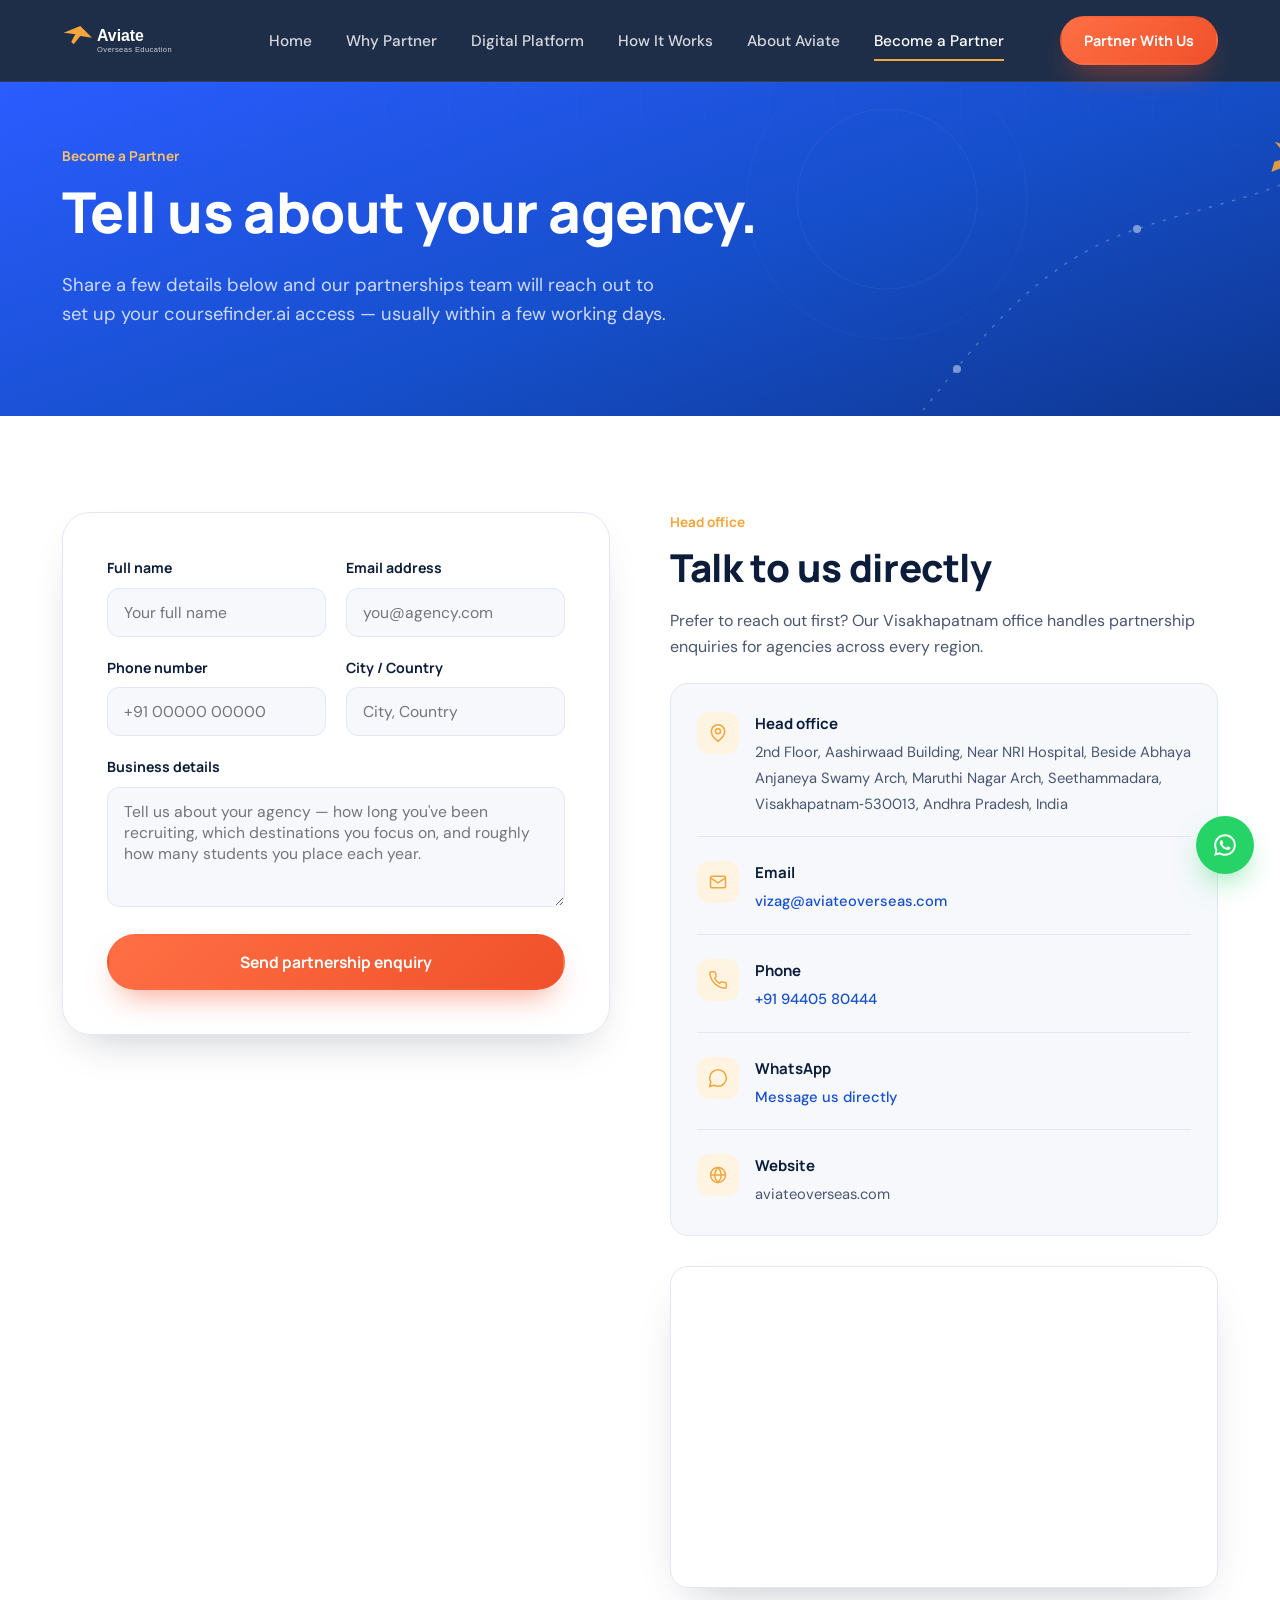
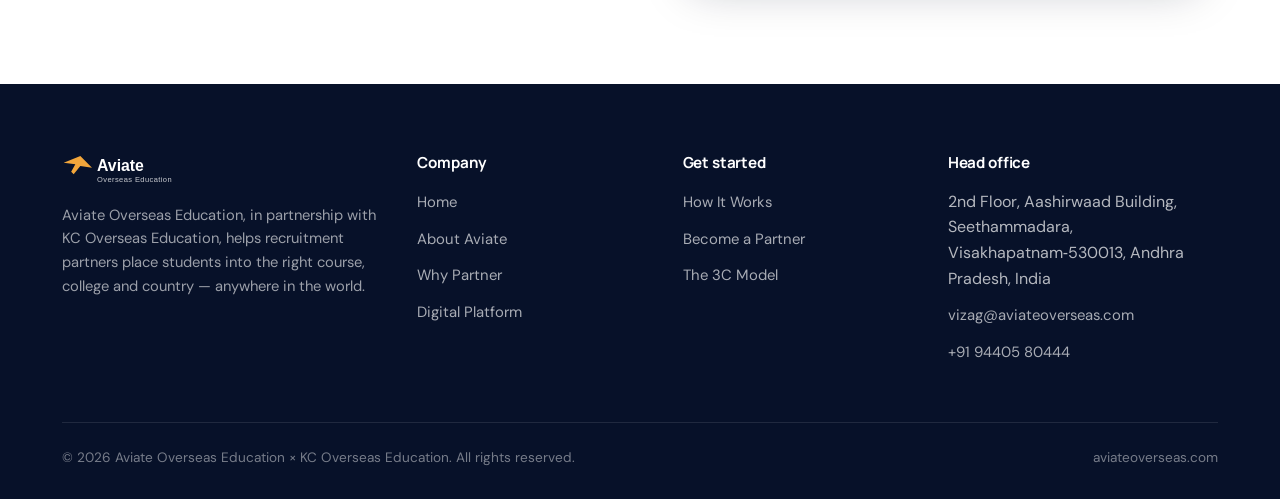
<file: contact.html>
<!doctype html>
<html lang="en">
<head>
<meta charset="UTF-8">
<meta name="viewport" content="width=device-width, initial-scale=1.0">
<title>Become a Partner | Aviate × KC Overseas Education</title>
<meta name="description" content="Start a recruitment partnership with Aviate and KC Overseas Education. Tell us about your agency and we'll get you set up on coursefinder.ai.">
<link rel="stylesheet" href="style.css">
</head>
<body>

<header class="site-header">
  <nav class="nav">
    <a href="index.html" class="nav-logo" aria-label="Aviate Overseas Education — Home">
      <img src="assets/logo.svg" alt="Aviate Overseas Education" width="150" height="34">
    </a>
    <ul class="nav-links" id="nav-links">
      <li><a href="index.html">Home</a></li>
      <li><a href="why-partner.html">Why Partner</a></li>
      <li><a href="platform.html">Digital Platform</a></li>
      <li><a href="how-it-works.html">How It Works</a></li>
      <li><a href="about.html">About Aviate</a></li>
      <li><a href="contact.html" class="active">Become a Partner</a></li>
      <li class="nav-cta-mobile"><a href="contact.html" class="btn btn-primary btn-block">Partner With Us</a></li>
    </ul>
    <div class="nav-cta">
      <a href="contact.html" class="btn btn-primary">Partner With Us</a>
      <button class="hamburger" aria-label="Toggle menu" aria-expanded="false" aria-controls="nav-links">
        <span></span><span></span><span></span>
      </button>
    </div>
  </nav>
</header>

<main>

  <section class="hero page-hero hero-bright">
    <img src="assets/flightpath.svg" alt="" class="hero-flightpath" aria-hidden="true">
    <div class="container">
      <div class="hero-inner">
        <p class="eyebrow">Become a Partner</p>
        <h1>Tell us about your agency.</h1>
        <p class="lead">Share a few details below and our partnerships team will reach out to set up your coursefinder.ai access — usually within a few working days.</p>
      </div>
    </div>
  </section>

  <section>
    <div class="container">
      <div class="two-col" style="align-items:flex-start;">

        <div class="reveal">
          <div class="form-card">
            <form id="partner-form" novalidate>
              <div class="form-row">
                <div class="field">
                  <label for="name">Full name</label>
                  <input type="text" id="name" name="name" placeholder="Your full name" required>
                </div>
                <div class="field">
                  <label for="email">Email address</label>
                  <input type="email" id="email" name="email" placeholder="you@agency.com" required>
                </div>
              </div>
              <div class="form-row">
                <div class="field">
                  <label for="phone">Phone number</label>
                  <input type="tel" id="phone" name="phone" placeholder="+91 00000 00000" required>
                </div>
                <div class="field">
                  <label for="location">City / Country</label>
                  <input type="text" id="location" name="location" placeholder="City, Country" required>
                </div>
              </div>
              <div class="field">
                <label for="details">Business details</label>
                <textarea id="details" name="details" placeholder="Tell us about your agency — how long you've been recruiting, which destinations you focus on, and roughly how many students you place each year." required></textarea>
              </div>
              <button type="submit" class="btn btn-primary btn-block">Send partnership enquiry</button>

              <div class="form-success" id="form-success" role="status">
                <span class="mark">✓</span>
                <div>
                  <strong>Thanks, <span data-success-name>there</span> — your enquiry is in.</strong>
                  <p>A member of the Aviate × KC partnerships team will get back to you shortly to set up your account.</p>
                </div>
              </div>
            </form>
          </div>
        </div>

        <div class="reveal">
          <p class="eyebrow">Head office</p>
          <h2>Talk to us directly</h2>
          <p>Prefer to reach out first? Our Visakhapatnam office handles partnership enquiries for agencies across every region.</p>
          <div class="contact-info-card">
            <div class="contact-info-list">
              <div class="item">
                <div class="ic"><svg width="20" height="20" viewBox="0 0 24 24" fill="none" stroke="currentColor" stroke-width="1.8"><path d="M20 10c0 6-8 12-8 12s-8-6-8-12a8 8 0 0 1 16 0z"/><circle cx="12" cy="10" r="3"/></svg></div>
                <div><strong>Head office</strong><span>2nd Floor, Aashirwaad Building, Near NRI Hospital, Beside Abhaya Anjaneya Swamy Arch, Maruthi Nagar Arch, Seethammadara, Visakhapatnam‑530013, Andhra Pradesh, India</span></div>
              </div>
              <div class="item">
                <div class="ic"><svg width="20" height="20" viewBox="0 0 24 24" fill="none" stroke="currentColor" stroke-width="1.8"><rect x="3" y="5" width="18" height="14" rx="2"/><path d="m3 7 9 6 9-6"/></svg></div>
                <div><strong>Email</strong><span><a href="mailto:vizag@aviateoverseas.com">vizag@aviateoverseas.com</a></span></div>
              </div>
              <div class="item">
                <div class="ic"><svg width="20" height="20" viewBox="0 0 24 24" fill="none" stroke="currentColor" stroke-width="1.8"><path d="M22 16.9v3a2 2 0 0 1-2.2 2 19.8 19.8 0 0 1-8.6-3.1 19.5 19.5 0 0 1-6-6 19.8 19.8 0 0 1-3.1-8.7A2 2 0 0 1 4.1 2h3a2 2 0 0 1 2 1.7c.1 1 .3 2 .6 3a2 2 0 0 1-.5 2.1L8 10a16 16 0 0 0 6 6l1.2-1.2a2 2 0 0 1 2.1-.5c1 .3 2 .5 3 .6a2 2 0 0 1 1.7 2z"/></svg></div>
                <div><strong>Phone</strong><span><a href="tel:+919440580444">+91 94405 80444</a></span></div>
              </div>
              <div class="item">
                <div class="ic"><svg width="20" height="20" viewBox="0 0 24 24" fill="none" stroke="currentColor" stroke-width="1.8"><path d="M12.02 2C6.5 2 2 6.48 2 12c0 1.85.5 3.58 1.36 5.08L2 22l5.06-1.33A9.94 9.94 0 0 0 12.02 22C17.5 22 22 17.52 22 12S17.5 2 12.02 2z"/></svg></div>
                <div><strong>WhatsApp</strong><span><a href="https://wa.me/919440580444?text=Hi%20Aviate%2C%20I%27d%20like%20to%20know%20more%20about%20becoming%20a%20recruitment%20partner." target="_blank" rel="noopener">Message us directly</a></span></div>
              </div>
              <div class="item">
                <div class="ic"><svg width="20" height="20" viewBox="0 0 24 24" fill="none" stroke="currentColor" stroke-width="1.8"><circle cx="12" cy="12" r="9"/><path d="M3 12h18M12 3c2.5 2.7 4 6 4 9s-1.5 6.3-4 9c-2.5-2.7-4-6-4-9s1.5-6.3 4-9z"/></svg></div>
                <div><strong>Website</strong><span>aviateoverseas.com</span></div>
              </div>
            </div>
          </div>

          <div class="map-embed reveal">
            <iframe src="https://maps.google.com/maps?q=2nd+Floor+Aashirwaad+Building+Near+NRI+Hospital+Seethammadara+Visakhapatnam+530013+Andhra+Pradesh+India&t=&z=15&ie=UTF8&iwloc=&output=embed"
              width="600" height="320" style="border:0;" allowfullscreen="" loading="lazy"
              referrerpolicy="strict-origin-when-cross-origin" title="Aviate Overseas Education — Visakhapatnam office location"></iframe>
          </div>
        </div>

      </div>
    </div>
  </section>

</main>

<footer class="site-footer">
  <div class="container">
    <div class="footer-grid">
      <div class="footer-brand">
        <img src="assets/logo.svg" alt="Aviate Overseas Education" width="150" height="34" style="color:#fff; margin-bottom:16px;">
        <p>Aviate Overseas Education, in partnership with KC Overseas Education, helps recruitment partners place students into the right course, college and country — anywhere in the world.</p>
      </div>
      <div>
        <h4>Company</h4>
        <ul>
          <li><a href="index.html">Home</a></li>
          <li><a href="about.html">About Aviate</a></li>
          <li><a href="why-partner.html">Why Partner</a></li>
          <li><a href="platform.html">Digital Platform</a></li>
        </ul>
      </div>
      <div>
        <h4>Get started</h4>
        <ul>
          <li><a href="how-it-works.html">How It Works</a></li>
          <li><a href="contact.html">Become a Partner</a></li>
          <li><a href="about.html#3c-model">The 3C Model</a></li>
        </ul>
      </div>
      <div>
        <h4>Head office</h4>
        <ul>
          <li>2nd Floor, Aashirwaad Building, Seethammadara, Visakhapatnam‑530013, Andhra Pradesh, India</li>
          <li><a href="mailto:vizag@aviateoverseas.com">vizag@aviateoverseas.com</a></li>
          <li><a href="tel:+919440580444">+91 94405 80444</a></li>
        </ul>
      </div>
    </div>
    <div class="footer-bottom">
      <span>© 2026 Aviate Overseas Education × KC Overseas Education. All rights reserved.</span>
      <span>aviateoverseas.com</span>
    </div>
  </div>
</footer>

<a href="https://wa.me/919440580444?text=Hi%20Aviate%2C%20I%27d%20like%20to%20know%20more%20about%20becoming%20a%20recruitment%20partner." class="whatsapp-float" target="_blank" rel="noopener" aria-label="Chat with us on WhatsApp">
  <svg width="26" height="26" viewBox="0 0 24 24" fill="currentColor"><path d="M12.02 2C6.5 2 2 6.48 2 12c0 1.85.5 3.58 1.36 5.08L2 22l5.06-1.33A9.94 9.94 0 0 0 12.02 22C17.5 22 22 17.52 22 12S17.5 2 12.02 2zm0 18.1c-1.66 0-3.2-.46-4.52-1.26l-.32-.19-3 .79.8-2.93-.21-.3A8.08 8.08 0 0 1 3.9 12c0-4.48 3.65-8.12 8.12-8.12 4.47 0 8.12 3.64 8.12 8.12 0 4.48-3.65 8.1-8.12 8.1zm4.45-6.07c-.24-.12-1.43-.7-1.65-.78-.22-.08-.38-.12-.55.12-.16.24-.63.78-.77.94-.14.16-.28.18-.52.06-.24-.12-1.02-.38-1.94-1.2-.72-.64-1.2-1.43-1.34-1.67-.14-.24-.02-.37.11-.49.11-.11.24-.28.36-.42.12-.14.16-.24.24-.4.08-.16.04-.3-.02-.42-.06-.12-.55-1.32-.75-1.8-.2-.48-.4-.42-.55-.42-.14 0-.3-.02-.46-.02s-.42.06-.64.3c-.22.24-.85.83-.85 2.02 0 1.2.87 2.36.99 2.52.12.16 1.71 2.6 4.14 3.65.58.25 1.03.4 1.38.51.58.18 1.11.16 1.53.1.47-.07 1.43-.58 1.63-1.14.2-.56.2-1.04.14-1.14-.06-.1-.22-.16-.46-.28z"/></svg>
</a>

<script src="script.js"></script>
</body>
</html>
</file>
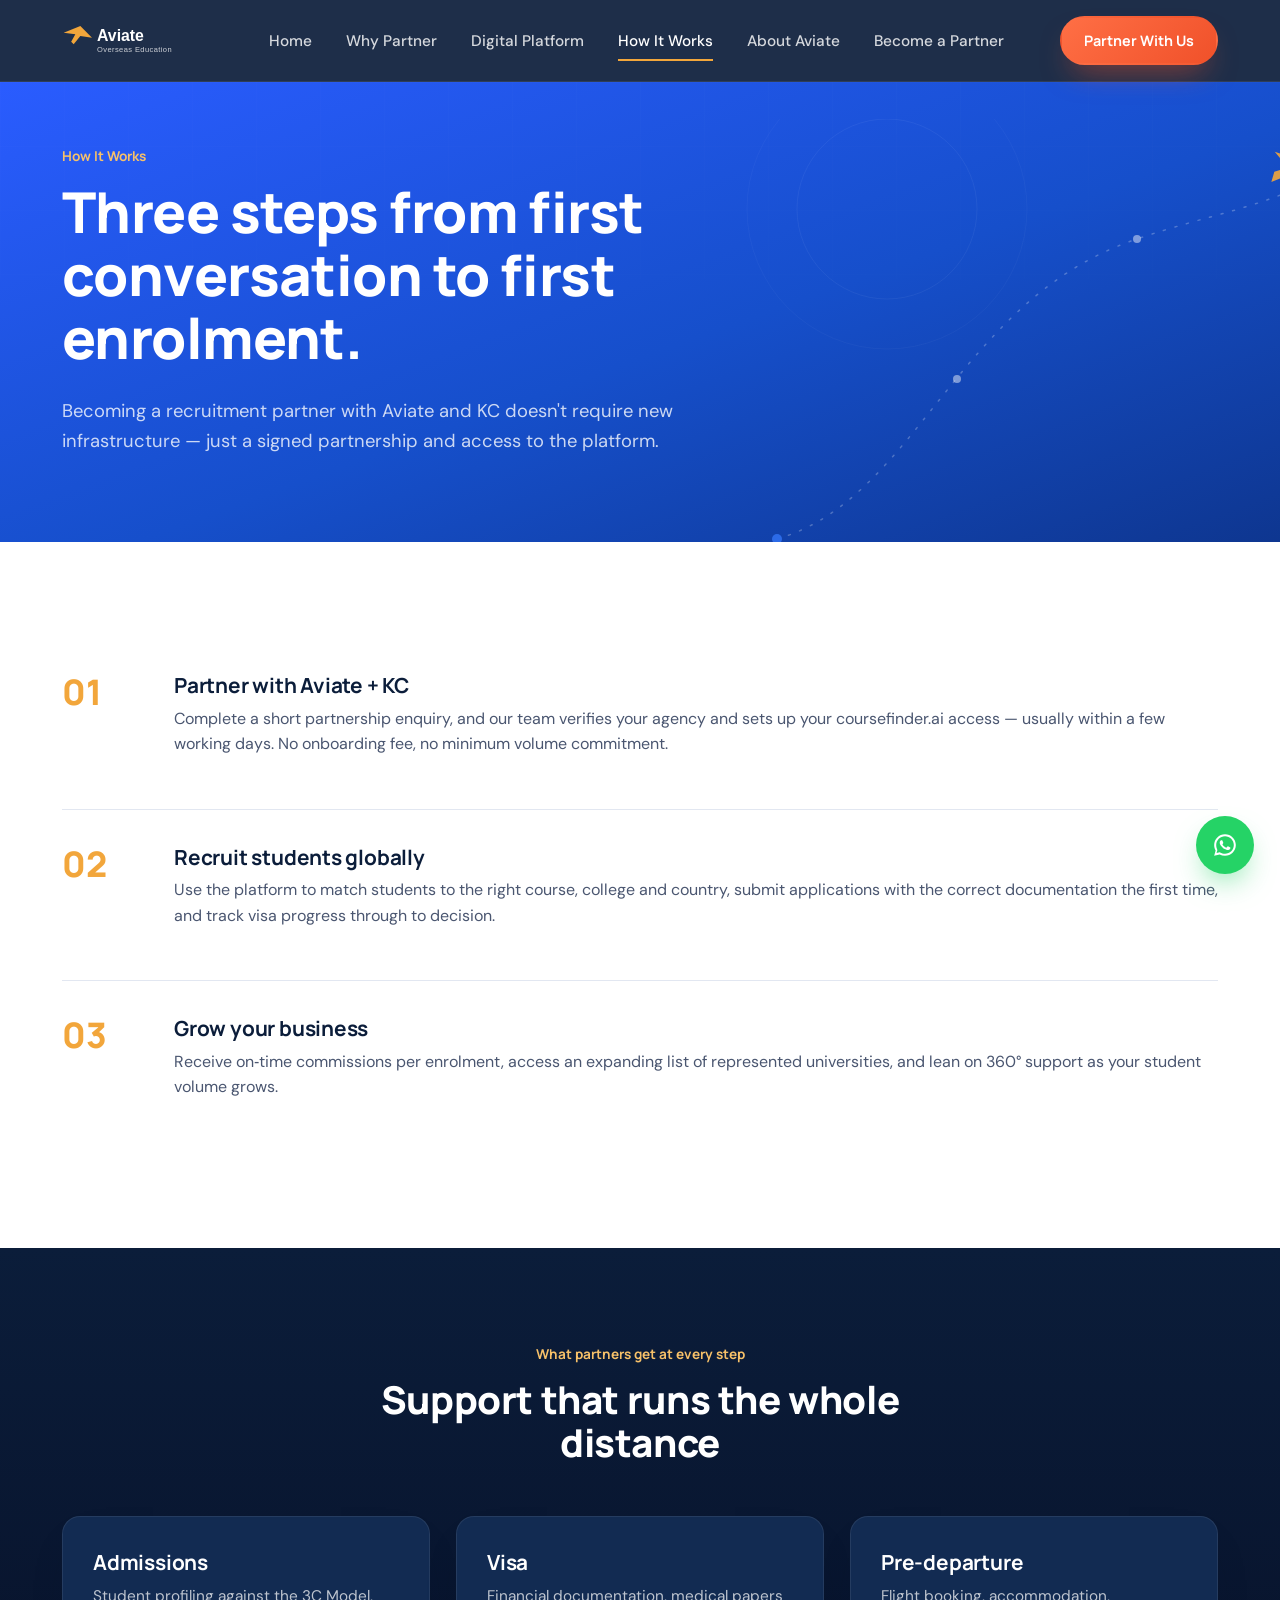
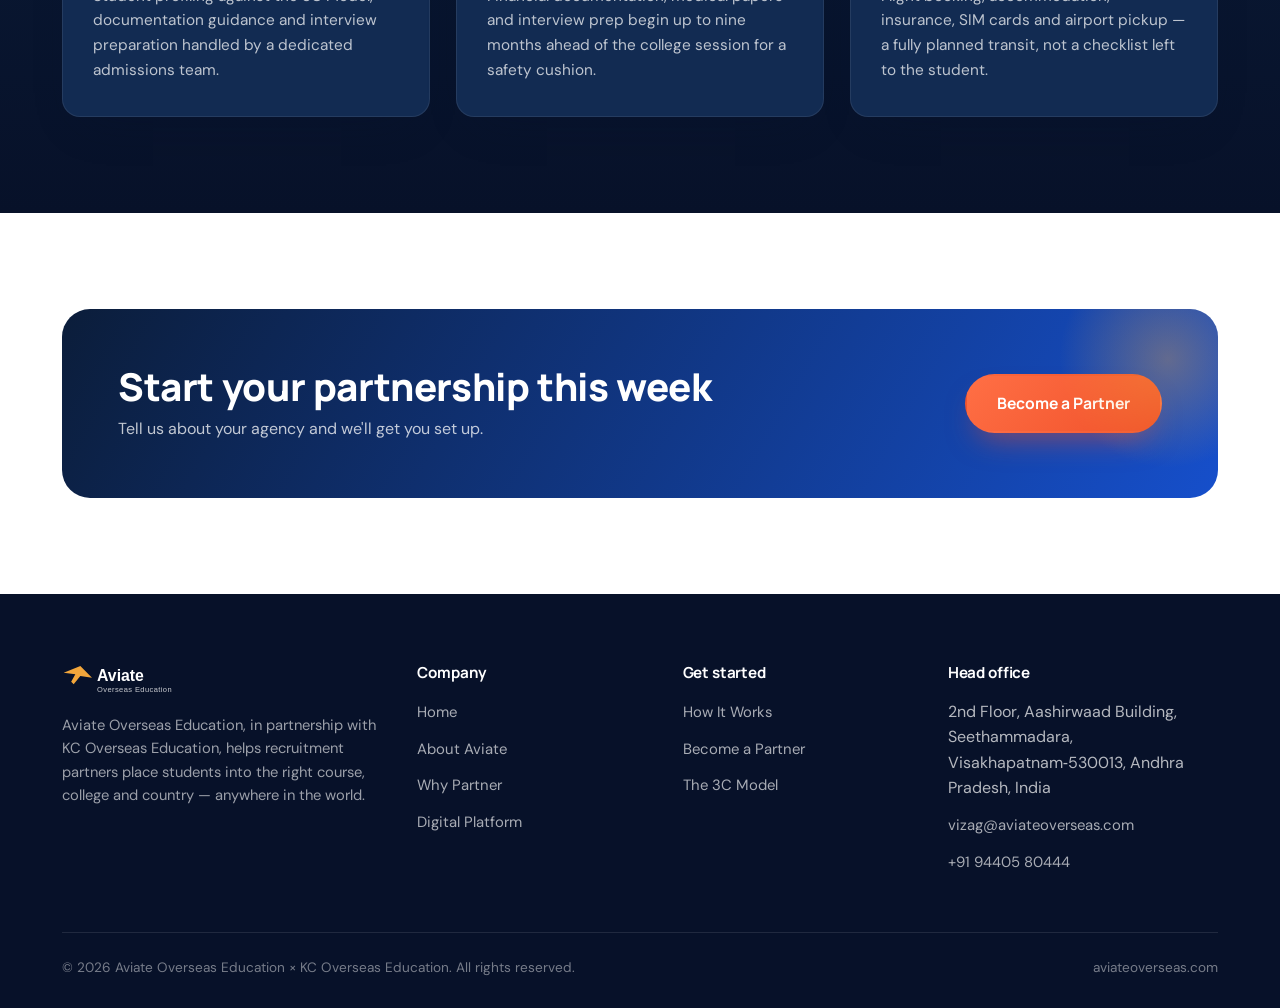
<file: how-it-works.html>
<!doctype html>
<html lang="en">
<head>
<meta charset="UTF-8">
<meta name="viewport" content="width=device-width, initial-scale=1.0">
<title>How It Works | Aviate × KC Overseas Education</title>
<meta name="description" content="Partner with Aviate and KC, recruit students globally, and grow your business — the three-step path to becoming a recruitment partner.">
<link rel="stylesheet" href="style.css">
</head>
<body>

<header class="site-header">
  <nav class="nav">
    <a href="index.html" class="nav-logo" aria-label="Aviate Overseas Education — Home">
      <img src="assets/logo.svg" alt="Aviate Overseas Education" width="150" height="34">
    </a>
    <ul class="nav-links" id="nav-links">
      <li><a href="index.html">Home</a></li>
      <li><a href="why-partner.html">Why Partner</a></li>
      <li><a href="platform.html">Digital Platform</a></li>
      <li><a href="how-it-works.html" class="active">How It Works</a></li>
      <li><a href="about.html">About Aviate</a></li>
      <li><a href="contact.html">Become a Partner</a></li>
      <li class="nav-cta-mobile"><a href="contact.html" class="btn btn-primary btn-block">Partner With Us</a></li>
    </ul>
    <div class="nav-cta">
      <a href="contact.html" class="btn btn-primary">Partner With Us</a>
      <button class="hamburger" aria-label="Toggle menu" aria-expanded="false" aria-controls="nav-links">
        <span></span><span></span><span></span>
      </button>
    </div>
  </nav>
</header>

<main>

  <section class="hero page-hero hero-bright">
    <img src="assets/flightpath.svg" alt="" class="hero-flightpath" aria-hidden="true">
    <div class="container">
      <div class="hero-inner">
        <p class="eyebrow">How It Works</p>
        <h1>Three steps from first conversation to first enrolment.</h1>
        <p class="lead">Becoming a recruitment partner with Aviate and KC doesn't require new infrastructure — just a signed partnership and access to the platform.</p>
      </div>
    </div>
  </section>

  <section>
    <div class="container">
      <div class="step-list">
        <div class="step reveal">
          <div class="step-num">01</div>
          <div>
            <h3>Partner with Aviate + KC</h3>
            <p>Complete a short partnership enquiry, and our team verifies your agency and sets up your coursefinder.ai access — usually within a few working days. No onboarding fee, no minimum volume commitment.</p>
          </div>
        </div>
        <div class="step reveal">
          <div class="step-num">02</div>
          <div>
            <h3>Recruit students globally</h3>
            <p>Use the platform to match students to the right course, college and country, submit applications with the correct documentation the first time, and track visa progress through to decision.</p>
          </div>
        </div>
        <div class="step reveal">
          <div class="step-num">03</div>
          <div>
            <h3>Grow your business</h3>
            <p>Receive on‑time commissions per enrolment, access an expanding list of represented universities, and lean on 360° support as your student volume grows.</p>
          </div>
        </div>
      </div>
    </div>
  </section>

  <section class="section-navy">
    <div class="container">
      <div class="section-head center reveal">
        <p class="eyebrow">What partners get at every step</p>
        <h2>Support that runs the whole distance</h2>
      </div>
      <div class="card-grid grid-3">
        <div class="card on-navy reveal">
          <h3>Admissions</h3>
          <p>Student profiling against the 3C Model, documentation guidance and interview preparation handled by a dedicated admissions team.</p>
        </div>
        <div class="card on-navy reveal">
          <h3>Visa</h3>
          <p>Financial documentation, medical papers and interview prep begin up to nine months ahead of the college session for a safety cushion.</p>
        </div>
        <div class="card on-navy reveal">
          <h3>Pre‑departure</h3>
          <p>Flight booking, accommodation, insurance, SIM cards and airport pickup — a fully planned transit, not a checklist left to the student.</p>
        </div>
      </div>
    </div>
  </section>

  <section>
    <div class="container">
      <div class="cta-band reveal">
        <div>
          <h2>Start your partnership this week</h2>
          <p>Tell us about your agency and we'll get you set up.</p>
        </div>
        <a href="contact.html" class="btn btn-primary">Become a Partner</a>
      </div>
    </div>
  </section>

</main>

<footer class="site-footer">
  <div class="container">
    <div class="footer-grid">
      <div class="footer-brand">
        <img src="assets/logo.svg" alt="Aviate Overseas Education" width="150" height="34" style="color:#fff; margin-bottom:16px;">
        <p>Aviate Overseas Education, in partnership with KC Overseas Education, helps recruitment partners place students into the right course, college and country — anywhere in the world.</p>
      </div>
      <div>
        <h4>Company</h4>
        <ul>
          <li><a href="index.html">Home</a></li>
          <li><a href="about.html">About Aviate</a></li>
          <li><a href="why-partner.html">Why Partner</a></li>
          <li><a href="platform.html">Digital Platform</a></li>
        </ul>
      </div>
      <div>
        <h4>Get started</h4>
        <ul>
          <li><a href="how-it-works.html">How It Works</a></li>
          <li><a href="contact.html">Become a Partner</a></li>
          <li><a href="about.html#3c-model">The 3C Model</a></li>
        </ul>
      </div>
      <div>
        <h4>Head office</h4>
        <ul>
          <li>2nd Floor, Aashirwaad Building, Seethammadara, Visakhapatnam‑530013, Andhra Pradesh, India</li>
          <li><a href="mailto:vizag@aviateoverseas.com">vizag@aviateoverseas.com</a></li>
          <li><a href="tel:+919440580444">+91 94405 80444</a></li>
        </ul>
      </div>
    </div>
    <div class="footer-bottom">
      <span>© 2026 Aviate Overseas Education × KC Overseas Education. All rights reserved.</span>
      <span>aviateoverseas.com</span>
    </div>
  </div>
</footer>

<a href="https://wa.me/919440580444?text=Hi%20Aviate%2C%20I%27d%20like%20to%20know%20more%20about%20becoming%20a%20recruitment%20partner." class="whatsapp-float" target="_blank" rel="noopener" aria-label="Chat with us on WhatsApp">
  <svg width="26" height="26" viewBox="0 0 24 24" fill="currentColor"><path d="M12.02 2C6.5 2 2 6.48 2 12c0 1.85.5 3.58 1.36 5.08L2 22l5.06-1.33A9.94 9.94 0 0 0 12.02 22C17.5 22 22 17.52 22 12S17.5 2 12.02 2zm0 18.1c-1.66 0-3.2-.46-4.52-1.26l-.32-.19-3 .79.8-2.93-.21-.3A8.08 8.08 0 0 1 3.9 12c0-4.48 3.65-8.12 8.12-8.12 4.47 0 8.12 3.64 8.12 8.12 0 4.48-3.65 8.1-8.12 8.1zm4.45-6.07c-.24-.12-1.43-.7-1.65-.78-.22-.08-.38-.12-.55.12-.16.24-.63.78-.77.94-.14.16-.28.18-.52.06-.24-.12-1.02-.38-1.94-1.2-.72-.64-1.2-1.43-1.34-1.67-.14-.24-.02-.37.11-.49.11-.11.24-.28.36-.42.12-.14.16-.24.24-.4.08-.16.04-.3-.02-.42-.06-.12-.55-1.32-.75-1.8-.2-.48-.4-.42-.55-.42-.14 0-.3-.02-.46-.02s-.42.06-.64.3c-.22.24-.85.83-.85 2.02 0 1.2.87 2.36.99 2.52.12.16 1.71 2.6 4.14 3.65.58.25 1.03.4 1.38.51.58.18 1.11.16 1.53.1.47-.07 1.43-.58 1.63-1.14.2-.56.2-1.04.14-1.14-.06-.1-.22-.16-.46-.28z"/></svg>
</a>

<script src="script.js"></script>
</body>
</html>
</file>
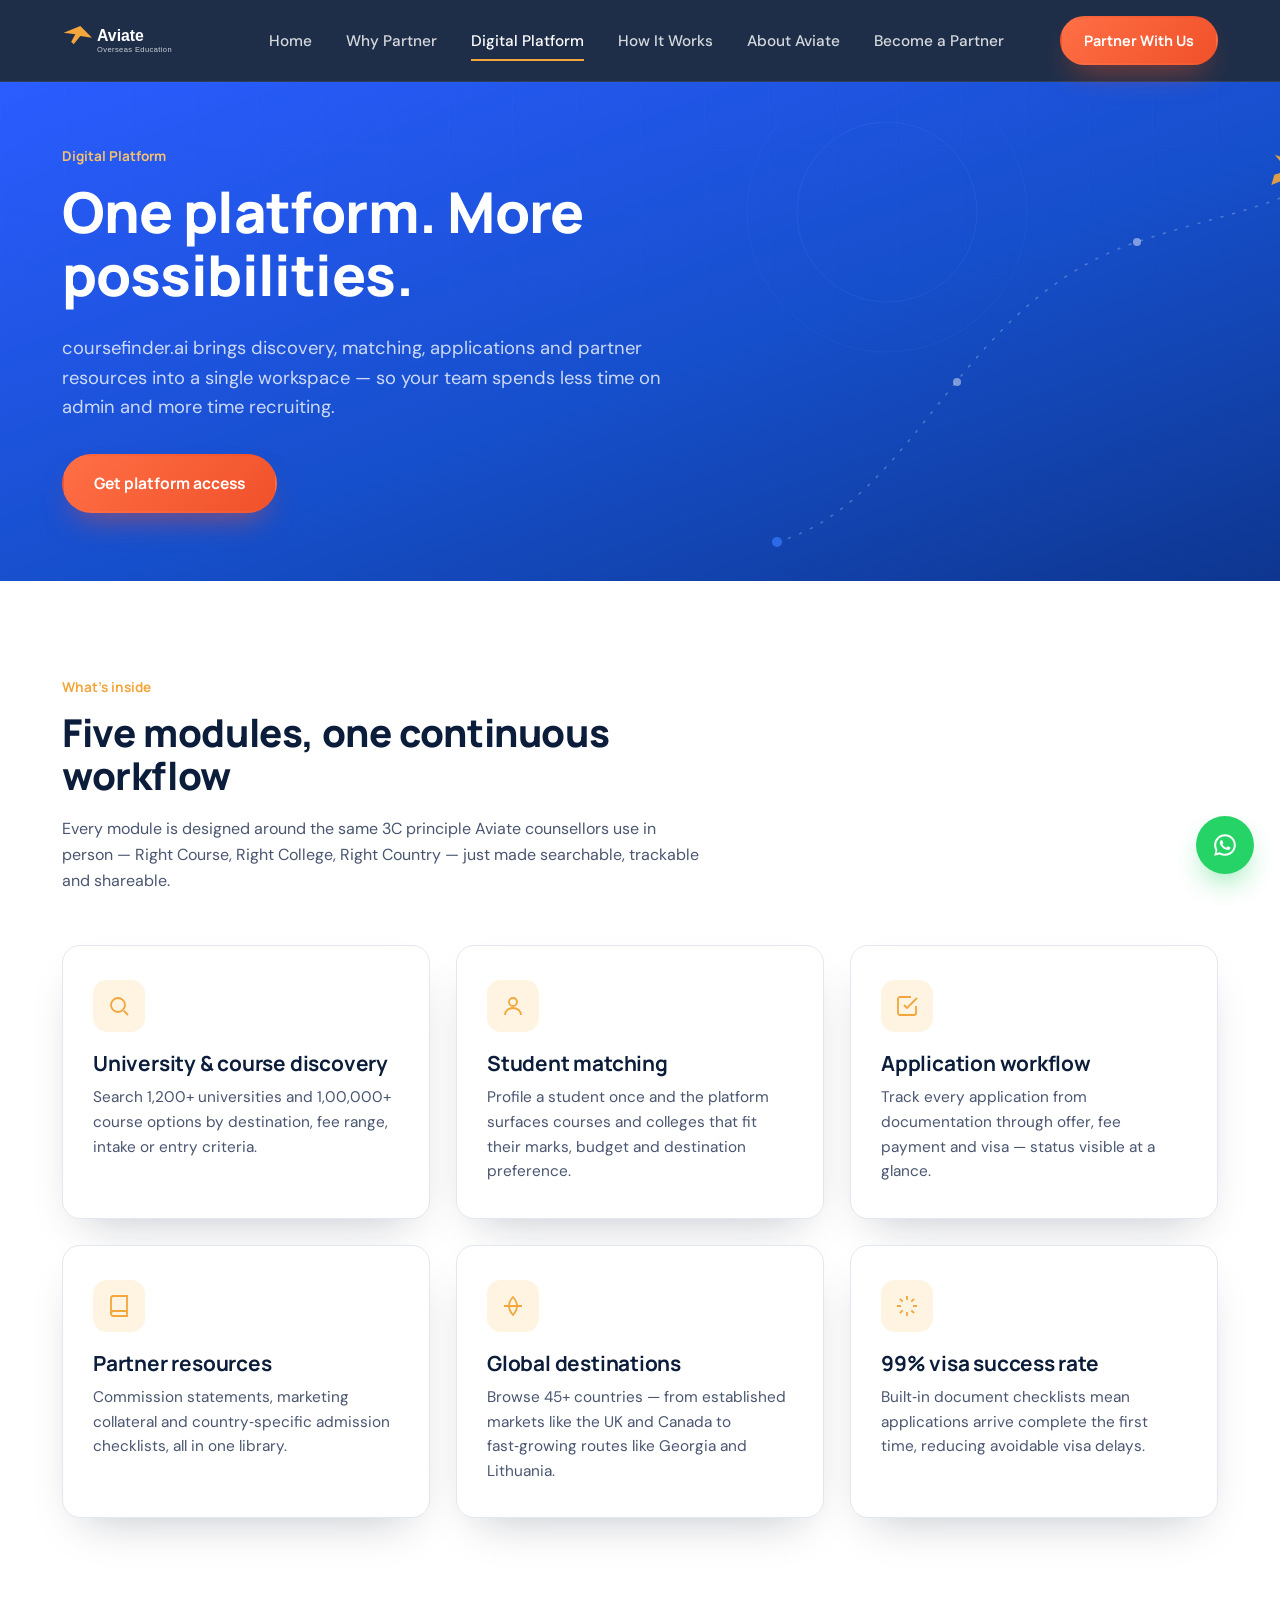
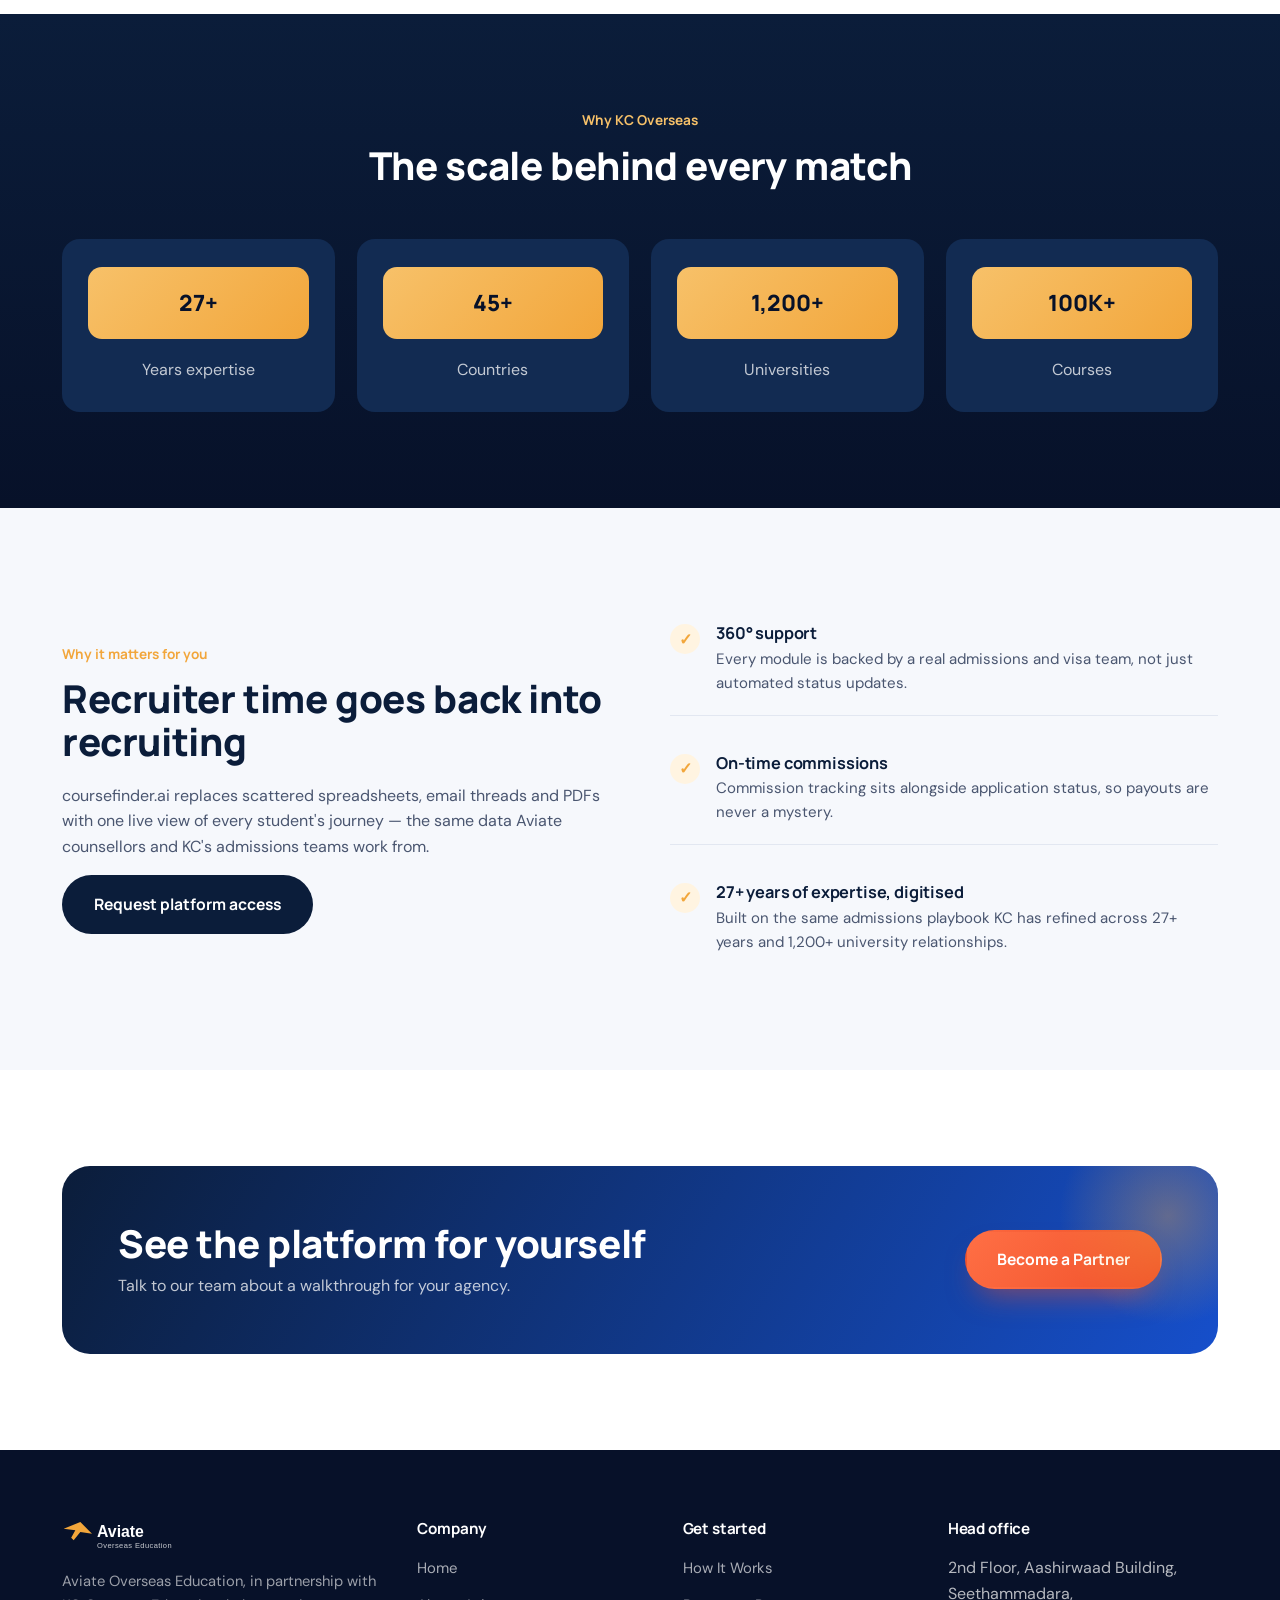
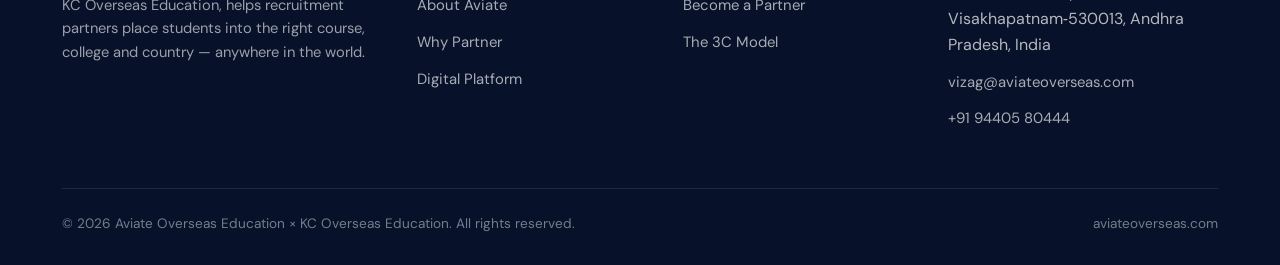
<file: platform.html>
<!doctype html>
<html lang="en">
<head>
<meta charset="UTF-8">
<meta name="viewport" content="width=device-width, initial-scale=1.0">
<title>Digital Platform | Aviate × KC Overseas Education</title>
<meta name="description" content="coursefinder.ai — university and course discovery, student matching, application workflow, partner resources and global destinations, in one platform.">
<link rel="stylesheet" href="style.css">
</head>
<body>

<header class="site-header">
  <nav class="nav">
    <a href="index.html" class="nav-logo" aria-label="Aviate Overseas Education — Home">
      <img src="assets/logo.svg" alt="Aviate Overseas Education" width="150" height="34">
    </a>
    <ul class="nav-links" id="nav-links">
      <li><a href="index.html">Home</a></li>
      <li><a href="why-partner.html">Why Partner</a></li>
      <li><a href="platform.html" class="active">Digital Platform</a></li>
      <li><a href="how-it-works.html">How It Works</a></li>
      <li><a href="about.html">About Aviate</a></li>
      <li><a href="contact.html">Become a Partner</a></li>
      <li class="nav-cta-mobile"><a href="contact.html" class="btn btn-primary btn-block">Partner With Us</a></li>
    </ul>
    <div class="nav-cta">
      <a href="contact.html" class="btn btn-primary">Partner With Us</a>
      <button class="hamburger" aria-label="Toggle menu" aria-expanded="false" aria-controls="nav-links">
        <span></span><span></span><span></span>
      </button>
    </div>
  </nav>
</header>

<main>

  <section class="hero page-hero hero-bright">
    <img src="assets/flightpath.svg" alt="" class="hero-flightpath" aria-hidden="true">
    <div class="container">
      <div class="hero-inner">
        <p class="eyebrow">Digital Platform</p>
        <h1>One platform. More possibilities.</h1>
        <p class="lead">coursefinder.ai brings discovery, matching, applications and partner resources into a single workspace — so your team spends less time on admin and more time recruiting.</p>
        <div class="hero-actions">
          <a href="contact.html" class="btn btn-primary">Get platform access</a>
        </div>
      </div>
    </div>
  </section>

  <section>
    <div class="container">
      <div class="section-head reveal">
        <p class="eyebrow">What's inside</p>
        <h2>Five modules, one continuous workflow</h2>
        <p>Every module is designed around the same 3C principle Aviate counsellors use in person — Right Course, Right College, Right Country — just made searchable, trackable and shareable.</p>
      </div>

      <div class="card-grid grid-3">
        <div class="card reveal">
          <div class="icon"><svg width="24" height="24" viewBox="0 0 24 24" fill="none" stroke="currentColor" stroke-width="1.8"><circle cx="11" cy="11" r="7"/><path d="m21 21-4.3-4.3"/></svg></div>
          <h3>University & course discovery</h3>
          <p>Search 1,200+ universities and 1,00,000+ course options by destination, fee range, intake or entry criteria.</p>
        </div>
        <div class="card reveal">
          <div class="icon"><svg width="24" height="24" viewBox="0 0 24 24" fill="none" stroke="currentColor" stroke-width="1.8"><circle cx="12" cy="8" r="4"/><path d="M4 21c0-4 3.5-7 8-7s8 3 8 7"/></svg></div>
          <h3>Student matching</h3>
          <p>Profile a student once and the platform surfaces courses and colleges that fit their marks, budget and destination preference.</p>
        </div>
        <div class="card reveal">
          <div class="icon"><svg width="24" height="24" viewBox="0 0 24 24" fill="none" stroke="currentColor" stroke-width="1.8"><path d="M9 11l3 3L22 4"/><path d="M21 12v7a2 2 0 0 1-2 2H5a2 2 0 0 1-2-2V5a2 2 0 0 1 2-2h11"/></svg></div>
          <h3>Application workflow</h3>
          <p>Track every application from documentation through offer, fee payment and visa — status visible at a glance.</p>
        </div>
        <div class="card reveal">
          <div class="icon"><svg width="24" height="24" viewBox="0 0 24 24" fill="none" stroke="currentColor" stroke-width="1.8"><path d="M4 19.5A2.5 2.5 0 0 1 6.5 17H20"/><path d="M6.5 2H20v20H6.5A2.5 2.5 0 0 1 4 19.5v-15A2.5 2.5 0 0 1 6.5 2z"/></svg></div>
          <h3>Partner resources</h3>
          <p>Commission statements, marketing collateral and country‑specific admission checklists, all in one library.</p>
        </div>
        <div class="card reveal">
          <div class="icon"><svg width="24" height="24" viewBox="0 0 24 24" fill="none" stroke="currentColor" stroke-width="1.8"><path d="M3 12h18M12 3c2.5 2.7 4 6 4 9s-1.5 6.3-4 9c-2.5-2.7-4-6-4-9s1.5-6.3 4-9z"/></svg></div>
          <h3>Global destinations</h3>
          <p>Browse 45+ countries — from established markets like the UK and Canada to fast‑growing routes like Georgia and Lithuania.</p>
        </div>
        <div class="card reveal">
          <div class="icon"><svg width="24" height="24" viewBox="0 0 24 24" fill="none" stroke="currentColor" stroke-width="1.8"><path d="M12 2v4M12 18v4M4.9 4.9l2.8 2.8M16.3 16.3l2.8 2.8M2 12h4M18 12h4M4.9 19.1l2.8-2.8M16.3 7.7l2.8-2.8"/></svg></div>
          <h3>99% visa success rate</h3>
          <p>Built‑in document checklists mean applications arrive complete the first time, reducing avoidable visa delays.</p>
        </div>
      </div>
    </div>
  </section>

  <section class="section-navy">
    <div class="container">
      <div class="section-head center reveal">
        <p class="eyebrow">Why KC Overseas</p>
        <h2>The scale behind every match</h2>
      </div>
      <div class="fee-grid reveal" style="grid-template-columns: repeat(4, 1fr);">
        <div class="fee-card" style="text-align:center;">
          <span class="fee-tag" style="display:block;"><span class="price">27+</span></span>
          <p style="color:rgba(255,255,255,0.75); margin:0;">Years expertise</p>
        </div>
        <div class="fee-card" style="text-align:center;">
          <span class="fee-tag" style="display:block;"><span class="price">45+</span></span>
          <p style="color:rgba(255,255,255,0.75); margin:0;">Countries</p>
        </div>
        <div class="fee-card" style="text-align:center;">
          <span class="fee-tag" style="display:block;"><span class="price">1,200+</span></span>
          <p style="color:rgba(255,255,255,0.75); margin:0;">Universities</p>
        </div>
        <div class="fee-card" style="text-align:center;">
          <span class="fee-tag" style="display:block;"><span class="price">100K+</span></span>
          <p style="color:rgba(255,255,255,0.75); margin:0;">Courses</p>
        </div>
      </div>
    </div>
  </section>

  <section class="section-paper">
    <div class="container">
      <div class="two-col">
        <div class="reveal">
          <p class="eyebrow">Why it matters for you</p>
          <h2>Recruiter time goes back into recruiting</h2>
          <p>coursefinder.ai replaces scattered spreadsheets, email threads and PDFs with one live view of every student's journey — the same data Aviate counsellors and KC's admissions teams work from.</p>
          <a href="contact.html" class="btn btn-dark">Request platform access</a>
        </div>
        <div class="feature-list reveal">
          <div class="feature-item">
            <span class="mark">✓</span>
            <div><h4>360° support</h4><p>Every module is backed by a real admissions and visa team, not just automated status updates.</p></div>
          </div>
          <div class="feature-item">
            <span class="mark">✓</span>
            <div><h4>On‑time commissions</h4><p>Commission tracking sits alongside application status, so payouts are never a mystery.</p></div>
          </div>
          <div class="feature-item">
            <span class="mark">✓</span>
            <div><h4>27+ years of expertise, digitised</h4><p>Built on the same admissions playbook KC has refined across 27+ years and 1,200+ university relationships.</p></div>
          </div>
        </div>
      </div>
    </div>
  </section>

  <section>
    <div class="container">
      <div class="cta-band reveal">
        <div>
          <h2>See the platform for yourself</h2>
          <p>Talk to our team about a walkthrough for your agency.</p>
        </div>
        <a href="contact.html" class="btn btn-primary">Become a Partner</a>
      </div>
    </div>
  </section>

</main>

<footer class="site-footer">
  <div class="container">
    <div class="footer-grid">
      <div class="footer-brand">
        <img src="assets/logo.svg" alt="Aviate Overseas Education" width="150" height="34" style="color:#fff; margin-bottom:16px;">
        <p>Aviate Overseas Education, in partnership with KC Overseas Education, helps recruitment partners place students into the right course, college and country — anywhere in the world.</p>
      </div>
      <div>
        <h4>Company</h4>
        <ul>
          <li><a href="index.html">Home</a></li>
          <li><a href="about.html">About Aviate</a></li>
          <li><a href="why-partner.html">Why Partner</a></li>
          <li><a href="platform.html">Digital Platform</a></li>
        </ul>
      </div>
      <div>
        <h4>Get started</h4>
        <ul>
          <li><a href="how-it-works.html">How It Works</a></li>
          <li><a href="contact.html">Become a Partner</a></li>
          <li><a href="about.html#3c-model">The 3C Model</a></li>
        </ul>
      </div>
      <div>
        <h4>Head office</h4>
        <ul>
          <li>2nd Floor, Aashirwaad Building, Seethammadara, Visakhapatnam‑530013, Andhra Pradesh, India</li>
          <li><a href="mailto:vizag@aviateoverseas.com">vizag@aviateoverseas.com</a></li>
          <li><a href="tel:+919440580444">+91 94405 80444</a></li>
        </ul>
      </div>
    </div>
    <div class="footer-bottom">
      <span>© 2026 Aviate Overseas Education × KC Overseas Education. All rights reserved.</span>
      <span>aviateoverseas.com</span>
    </div>
  </div>
</footer>

<a href="https://wa.me/919440580444?text=Hi%20Aviate%2C%20I%27d%20like%20to%20know%20more%20about%20becoming%20a%20recruitment%20partner." class="whatsapp-float" target="_blank" rel="noopener" aria-label="Chat with us on WhatsApp">
  <svg width="26" height="26" viewBox="0 0 24 24" fill="currentColor"><path d="M12.02 2C6.5 2 2 6.48 2 12c0 1.85.5 3.58 1.36 5.08L2 22l5.06-1.33A9.94 9.94 0 0 0 12.02 22C17.5 22 22 17.52 22 12S17.5 2 12.02 2zm0 18.1c-1.66 0-3.2-.46-4.52-1.26l-.32-.19-3 .79.8-2.93-.21-.3A8.08 8.08 0 0 1 3.9 12c0-4.48 3.65-8.12 8.12-8.12 4.47 0 8.12 3.64 8.12 8.12 0 4.48-3.65 8.1-8.12 8.1zm4.45-6.07c-.24-.12-1.43-.7-1.65-.78-.22-.08-.38-.12-.55.12-.16.24-.63.78-.77.94-.14.16-.28.18-.52.06-.24-.12-1.02-.38-1.94-1.2-.72-.64-1.2-1.43-1.34-1.67-.14-.24-.02-.37.11-.49.11-.11.24-.28.36-.42.12-.14.16-.24.24-.4.08-.16.04-.3-.02-.42-.06-.12-.55-1.32-.75-1.8-.2-.48-.4-.42-.55-.42-.14 0-.3-.02-.46-.02s-.42.06-.64.3c-.22.24-.85.83-.85 2.02 0 1.2.87 2.36.99 2.52.12.16 1.71 2.6 4.14 3.65.58.25 1.03.4 1.38.51.58.18 1.11.16 1.53.1.47-.07 1.43-.58 1.63-1.14.2-.56.2-1.04.14-1.14-.06-.1-.22-.16-.46-.28z"/></svg>
</a>

<script src="script.js"></script>
</body>
</html>
</file>
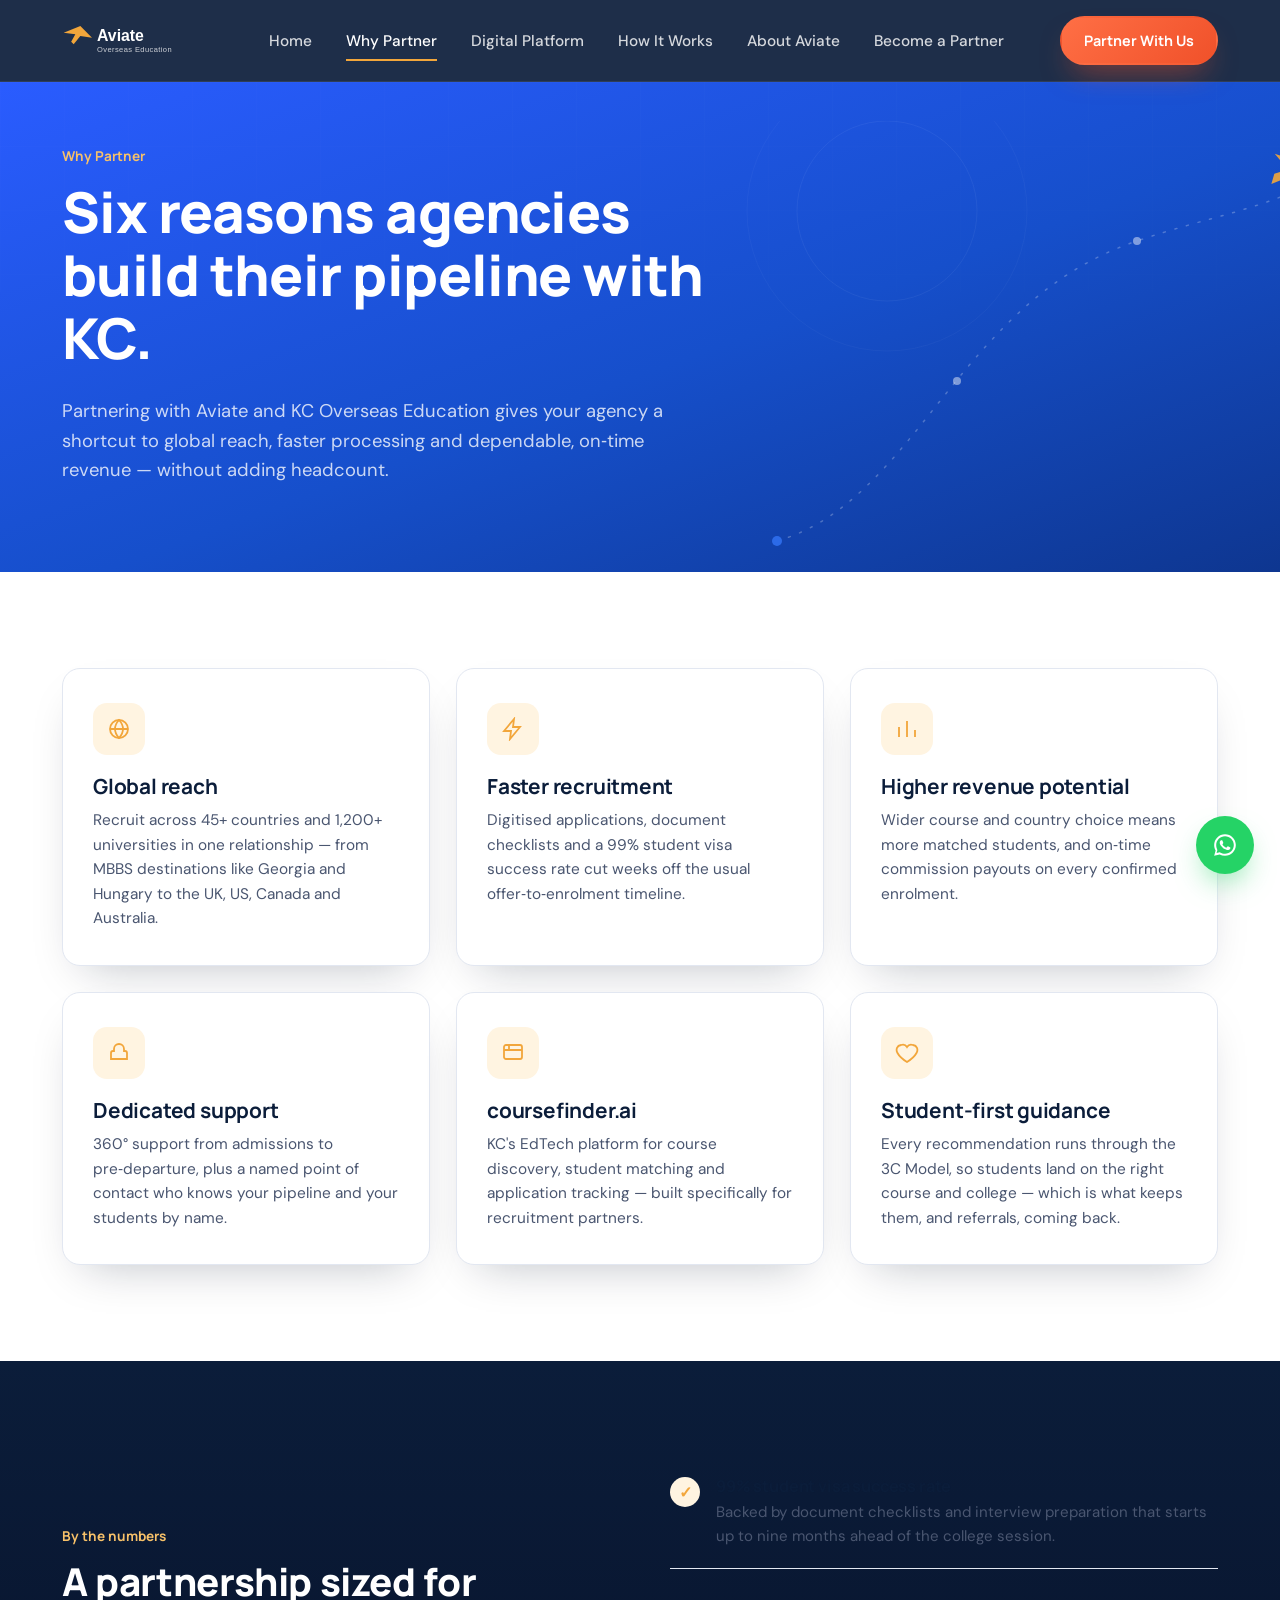
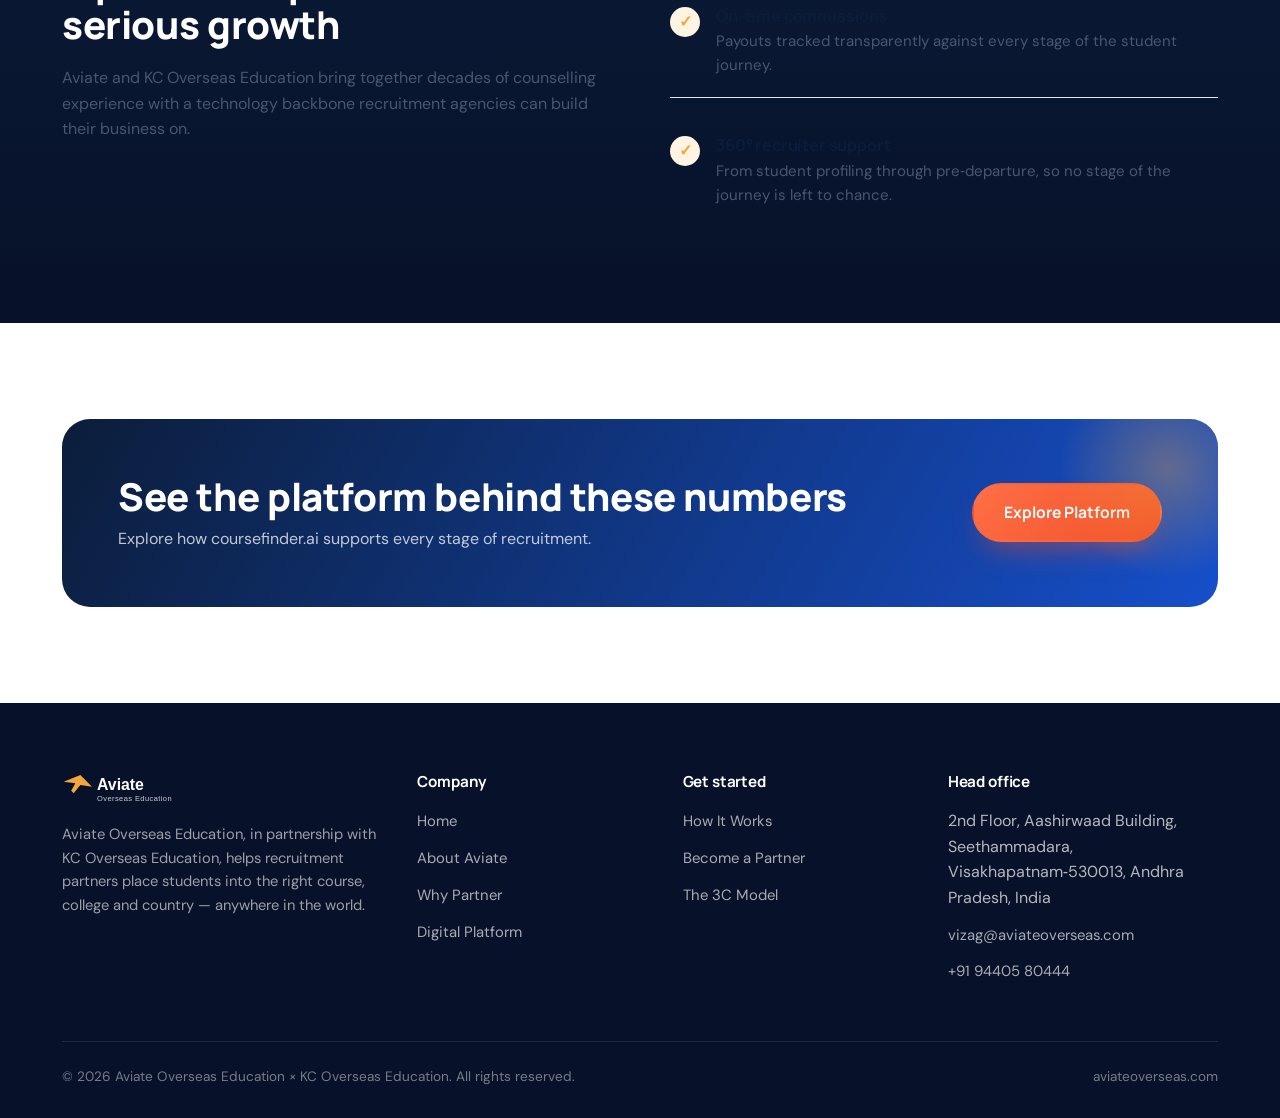
<file: why-partner.html>
<!doctype html>
<html lang="en">
<head>
<meta charset="UTF-8">
<meta name="viewport" content="width=device-width, initial-scale=1.0">
<title>Why Partner | Aviate × KC Overseas Education</title>
<meta name="description" content="Global reach, faster recruitment, higher revenue potential and dedicated support — why recruitment agencies partner with Aviate and KC Overseas Education.">
<link rel="stylesheet" href="style.css">
</head>
<body>

<header class="site-header">
  <nav class="nav">
    <a href="index.html" class="nav-logo" aria-label="Aviate Overseas Education — Home">
      <img src="assets/logo.svg" alt="Aviate Overseas Education" width="150" height="34">
    </a>
    <ul class="nav-links" id="nav-links">
      <li><a href="index.html">Home</a></li>
      <li><a href="why-partner.html" class="active">Why Partner</a></li>
      <li><a href="platform.html">Digital Platform</a></li>
      <li><a href="how-it-works.html">How It Works</a></li>
      <li><a href="about.html">About Aviate</a></li>
      <li><a href="contact.html">Become a Partner</a></li>
      <li class="nav-cta-mobile"><a href="contact.html" class="btn btn-primary btn-block">Partner With Us</a></li>
    </ul>
    <div class="nav-cta">
      <a href="contact.html" class="btn btn-primary">Partner With Us</a>
      <button class="hamburger" aria-label="Toggle menu" aria-expanded="false" aria-controls="nav-links">
        <span></span><span></span><span></span>
      </button>
    </div>
  </nav>
</header>

<main>

  <section class="hero page-hero hero-bright">
    <img src="assets/flightpath.svg" alt="" class="hero-flightpath" aria-hidden="true">
    <div class="container">
      <div class="hero-inner">
        <p class="eyebrow">Why Partner</p>
        <h1>Six reasons agencies build their pipeline with KC.</h1>
        <p class="lead">Partnering with Aviate and KC Overseas Education gives your agency a shortcut to global reach, faster processing and dependable, on‑time revenue — without adding headcount.</p>
      </div>
    </div>
  </section>

  <section>
    <div class="container">
      <div class="card-grid grid-3">

        <div class="card reveal">
          <div class="icon"><svg width="24" height="24" viewBox="0 0 24 24" fill="none" stroke="currentColor" stroke-width="1.8"><circle cx="12" cy="12" r="9"/><path d="M3 12h18M12 3c2.5 2.7 4 6 4 9s-1.5 6.3-4 9c-2.5-2.7-4-6-4-9s1.5-6.3 4-9z"/></svg></div>
          <h3>Global reach</h3>
          <p>Recruit across 45+ countries and 1,200+ universities in one relationship — from MBBS destinations like Georgia and Hungary to the UK, US, Canada and Australia.</p>
        </div>

        <div class="card reveal">
          <div class="icon"><svg width="24" height="24" viewBox="0 0 24 24" fill="none" stroke="currentColor" stroke-width="1.8"><path d="M13 2 3 14h7l-1 8 10-12h-7l1-8z"/></svg></div>
          <h3>Faster recruitment</h3>
          <p>Digitised applications, document checklists and a 99% student visa success rate cut weeks off the usual offer‑to‑enrolment timeline.</p>
        </div>

        <div class="card reveal">
          <div class="icon"><svg width="24" height="24" viewBox="0 0 24 24" fill="none" stroke="currentColor" stroke-width="1.8"><path d="M4 20V10M12 20V4M20 20v-7"/></svg></div>
          <h3>Higher revenue potential</h3>
          <p>Wider course and country choice means more matched students, and on‑time commission payouts on every confirmed enrolment.</p>
        </div>

        <div class="card reveal">
          <div class="icon"><svg width="24" height="24" viewBox="0 0 24 24" fill="none" stroke="currentColor" stroke-width="1.8"><path d="M12 3a5 5 0 0 1 5 5v2h1a2 2 0 0 1 2 2v6H4v-6a2 2 0 0 1 2-2h1V8a5 5 0 0 1 5-5z"/></svg></div>
          <h3>Dedicated support</h3>
          <p>360° support from admissions to pre‑departure, plus a named point of contact who knows your pipeline and your students by name.</p>
        </div>

        <div class="card reveal">
          <div class="icon"><svg width="24" height="24" viewBox="0 0 24 24" fill="none" stroke="currentColor" stroke-width="1.8"><rect x="3" y="4" width="18" height="14" rx="2"/><path d="M3 9h18M8 4v5"/></svg></div>
          <h3>coursefinder.ai</h3>
          <p>KC's EdTech platform for course discovery, student matching and application tracking — built specifically for recruitment partners.</p>
        </div>

        <div class="card reveal">
          <div class="icon"><svg width="24" height="24" viewBox="0 0 24 24" fill="none" stroke="currentColor" stroke-width="1.8"><path d="M12 21s-7-4.35-9.5-9C.5 8.5 2 4.5 6 4a5 5 0 0 1 6 2 5 5 0 0 1 6-2c4 .5 5.5 4.5 3.5 8-2.5 4.65-9.5 9-9.5 9z"/></svg></div>
          <h3>Student‑first guidance</h3>
          <p>Every recommendation runs through the 3C Model, so students land on the right course and college — which is what keeps them, and referrals, coming back.</p>
        </div>

      </div>
    </div>
  </section>

  <section class="section-navy">
    <div class="container">
      <div class="two-col">
        <div class="reveal">
          <p class="eyebrow">By the numbers</p>
          <h2>A partnership sized for serious growth</h2>
          <p>Aviate and KC Overseas Education bring together decades of counselling experience with a technology backbone recruitment agencies can build their business on.</p>
        </div>
        <div class="feature-list reveal">
          <div class="feature-item">
            <span class="mark">✓</span>
            <div><h4>99% student visa success rate</h4><p>Backed by document checklists and interview preparation that starts up to nine months ahead of the college session.</p></div>
          </div>
          <div class="feature-item">
            <span class="mark">✓</span>
            <div><h4>On‑time commissions</h4><p>Payouts tracked transparently against every stage of the student journey.</p></div>
          </div>
          <div class="feature-item">
            <span class="mark">✓</span>
            <div><h4>360° recruiter support</h4><p>From student profiling through pre‑departure, so no stage of the journey is left to chance.</p></div>
          </div>
        </div>
      </div>
    </div>
  </section>

  <section>
    <div class="container">
      <div class="cta-band reveal">
        <div>
          <h2>See the platform behind these numbers</h2>
          <p>Explore how coursefinder.ai supports every stage of recruitment.</p>
        </div>
        <a href="platform.html" class="btn btn-primary">Explore Platform</a>
      </div>
    </div>
  </section>

</main>

<footer class="site-footer">
  <div class="container">
    <div class="footer-grid">
      <div class="footer-brand">
        <img src="assets/logo.svg" alt="Aviate Overseas Education" width="150" height="34" style="color:#fff; margin-bottom:16px;">
        <p>Aviate Overseas Education, in partnership with KC Overseas Education, helps recruitment partners place students into the right course, college and country — anywhere in the world.</p>
      </div>
      <div>
        <h4>Company</h4>
        <ul>
          <li><a href="index.html">Home</a></li>
          <li><a href="about.html">About Aviate</a></li>
          <li><a href="why-partner.html">Why Partner</a></li>
          <li><a href="platform.html">Digital Platform</a></li>
        </ul>
      </div>
      <div>
        <h4>Get started</h4>
        <ul>
          <li><a href="how-it-works.html">How It Works</a></li>
          <li><a href="contact.html">Become a Partner</a></li>
          <li><a href="about.html#3c-model">The 3C Model</a></li>
        </ul>
      </div>
      <div>
        <h4>Head office</h4>
        <ul>
          <li>2nd Floor, Aashirwaad Building, Seethammadara, Visakhapatnam‑530013, Andhra Pradesh, India</li>
          <li><a href="mailto:vizag@aviateoverseas.com">vizag@aviateoverseas.com</a></li>
          <li><a href="tel:+919440580444">+91 94405 80444</a></li>
        </ul>
      </div>
    </div>
    <div class="footer-bottom">
      <span>© 2026 Aviate Overseas Education × KC Overseas Education. All rights reserved.</span>
      <span>aviateoverseas.com</span>
    </div>
  </div>
</footer>

<a href="https://wa.me/919440580444?text=Hi%20Aviate%2C%20I%27d%20like%20to%20know%20more%20about%20becoming%20a%20recruitment%20partner." class="whatsapp-float" target="_blank" rel="noopener" aria-label="Chat with us on WhatsApp">
  <svg width="26" height="26" viewBox="0 0 24 24" fill="currentColor"><path d="M12.02 2C6.5 2 2 6.48 2 12c0 1.85.5 3.58 1.36 5.08L2 22l5.06-1.33A9.94 9.94 0 0 0 12.02 22C17.5 22 22 17.52 22 12S17.5 2 12.02 2zm0 18.1c-1.66 0-3.2-.46-4.52-1.26l-.32-.19-3 .79.8-2.93-.21-.3A8.08 8.08 0 0 1 3.9 12c0-4.48 3.65-8.12 8.12-8.12 4.47 0 8.12 3.64 8.12 8.12 0 4.48-3.65 8.1-8.12 8.1zm4.45-6.07c-.24-.12-1.43-.7-1.65-.78-.22-.08-.38-.12-.55.12-.16.24-.63.78-.77.94-.14.16-.28.18-.52.06-.24-.12-1.02-.38-1.94-1.2-.72-.64-1.2-1.43-1.34-1.67-.14-.24-.02-.37.11-.49.11-.11.24-.28.36-.42.12-.14.16-.24.24-.4.08-.16.04-.3-.02-.42-.06-.12-.55-1.32-.75-1.8-.2-.48-.4-.42-.55-.42-.14 0-.3-.02-.46-.02s-.42.06-.64.3c-.22.24-.85.83-.85 2.02 0 1.2.87 2.36.99 2.52.12.16 1.71 2.6 4.14 3.65.58.25 1.03.4 1.38.51.58.18 1.11.16 1.53.1.47-.07 1.43-.58 1.63-1.14.2-.56.2-1.04.14-1.14-.06-.1-.22-.16-.46-.28z"/></svg>
</a>

<script src="script.js"></script>
</body>
</html>
</file>
<file: style.css>
/* ==========================================================================
   Aviate × KC Overseas Education — Design System
   Palette: deep navy, royal blue, white, gold/orange accent
   Type: Manrope (display) / DM Sans (body)
   ========================================================================== */

@import url('https://fonts.googleapis.com/css2?family=Manrope:wght@500;700;800&family=DM+Sans:ital,wght@0,400;0,500;0,700;1,400&display=swap');

:root{
  --navy-950: #071129;
  --navy-900: #0B1D3A;
  --navy-800: #122B52;
  --navy-700: #1B3D74;
  --blue-600: #164FCB;
  --blue-500: #2A5CFF;
  --gold-500: #F2A63B;
  --gold-400: #F7C169;
  --coral-500: #FF6F45;
  --coral-600: #F0512A;
  --gold-050: #FFF4E1;
  --white:    #FFFFFF;
  --paper:    #F6F8FC;
  --ink-900:  #0E1626;
  --ink-600:  #4A5670;
  --ink-400:  #7C879C;
  --line:     #E2E7F1;

  --font-display: 'Manrope', sans-serif;
  --font-body: 'DM Sans', sans-serif;

  --radius-sm: 10px;
  --radius-md: 18px;
  --radius-lg: 28px;

  --shadow-card: 0 20px 45px -22px rgba(7,17,41,0.28);
  --shadow-lift: 0 30px 60px -20px rgba(7,17,41,0.35);

  --max-width: 1220px;
}

*, *::before, *::after{ box-sizing: border-box; }
html{ scroll-behavior: smooth; }
@media (prefers-reduced-motion: reduce){
  html{ scroll-behavior: auto; }
  *{ animation-duration: 0.001ms !important; animation-iteration-count: 1 !important; transition-duration: 0.001ms !important; }
}

body{
  margin: 0;
  font-family: var(--font-body);
  color: var(--ink-900);
  background: var(--white);
  line-height: 1.6;
  -webkit-font-smoothing: antialiased;
}

h1,h2,h3,h4{
  font-family: var(--font-display);
  color: var(--navy-900);
  line-height: 1.12;
  margin: 0 0 0.5em;
  letter-spacing: -0.01em;
}
h1{ font-size: clamp(2.4rem, 4.4vw, 3.8rem); font-weight: 800; }
h2{ font-size: clamp(1.9rem, 3vw, 2.6rem); font-weight: 800; }
h3{ font-size: 1.3rem; font-weight: 700; }
p{ margin: 0 0 1em; color: var(--ink-600); }
a{ color: inherit; text-decoration: none; }
img{ max-width: 100%; display: block; }
ul{ margin: 0; padding: 0; list-style: none; }
section{ padding: 96px 0; }

.container{
  max-width: var(--max-width);
  margin: 0 auto;
  padding: 0 32px;
}

:focus-visible{
  outline: 3px solid var(--gold-500);
  outline-offset: 3px;
}

/* ---------- Buttons ---------- */
.btn{
  display: inline-flex;
  align-items: center;
  gap: 8px;
  font-family: var(--font-display);
  font-weight: 700;
  font-size: 0.98rem;
  padding: 15px 30px;
  border-radius: 999px;
  border: 2px solid transparent;
  cursor: pointer;
  transition: transform 0.25s ease, box-shadow 0.25s ease, background 0.25s ease, color 0.25s ease;
  white-space: nowrap;
}
.btn-primary{
  background: linear-gradient(135deg, var(--coral-500), var(--coral-600));
  color: var(--white);
  box-shadow: 0 16px 30px -12px rgba(240,81,42,0.55);
}
.btn-primary:hover{ transform: translateY(-2px); box-shadow: 0 20px 34px -12px rgba(240,81,42,0.65); }
.btn-outline{
  background: transparent;
  color: var(--white);
  border-color: rgba(255,255,255,0.4);
}
.btn-outline:hover{ background: rgba(255,255,255,0.1); border-color: var(--white); }
.btn-dark{
  background: var(--navy-900);
  color: var(--white);
}
.btn-dark:hover{ background: var(--navy-800); transform: translateY(-2px); }
.btn-block{ width: 100%; justify-content: center; }

.eyebrow{
  color: var(--gold-500);
  font-family: var(--font-display);
  font-weight: 700;
  font-size: 0.85rem;
  margin: 0 0 12px;
}

/* ---------- Header ---------- */
.site-header{
  position: sticky;
  top: 0;
  z-index: 100;
  background: rgba(11,29,58,0.92);
  backdrop-filter: blur(10px);
  border-bottom: 1px solid rgba(255,255,255,0.08);
  transition: box-shadow 0.3s ease;
}
.site-header.is-scrolled{ box-shadow: 0 12px 30px -16px rgba(0,0,0,0.5); }

.nav{
  display: flex;
  align-items: center;
  justify-content: space-between;
  padding: 16px 32px;
  max-width: var(--max-width);
  margin: 0 auto;
}
.nav-logo{ color: var(--white); display: flex; align-items: center; }
.nav-links{
  display: flex;
  align-items: center;
  gap: 34px;
}
.nav-links a{
  color: rgba(255,255,255,0.82);
  font-weight: 500;
  font-size: 0.96rem;
  padding: 6px 0;
  position: relative;
  transition: color 0.2s ease;
}
.nav-links a::after{
  content: '';
  position: absolute;
  left: 0; bottom: -4px;
  height: 2px; width: 0;
  background: var(--gold-500);
  transition: width 0.25s ease;
}
.nav-links a:hover{ color: var(--white); }
.nav-links a:hover::after{ width: 100%; }
.nav-links a.active{ color: var(--white); }
.nav-links a.active::after{ width: 100%; }
.nav-cta{ display: flex; align-items: center; gap: 18px; }
.nav-cta .btn{ padding: 11px 22px; font-size: 0.9rem; }
.nav-cta-mobile{ display: none; }

.hamburger{
  display: none;
  flex-direction: column;
  gap: 5px;
  background: none;
  border: none;
  cursor: pointer;
  padding: 6px;
}
.hamburger span{
  width: 24px; height: 2px;
  background: var(--white);
  border-radius: 2px;
  transition: transform 0.3s ease, opacity 0.3s ease;
}
.hamburger.is-open span:nth-child(1){ transform: translateY(7px) rotate(45deg); }
.hamburger.is-open span:nth-child(2){ opacity: 0; }
.hamburger.is-open span:nth-child(3){ transform: translateY(-7px) rotate(-45deg); }

@media (max-width: 920px){
  .nav-links, .nav-cta .btn-outline, .nav-cta .btn-primary{ display: none; }
  .nav-links.is-open{
    display: flex;
    flex-direction: column;
    align-items: flex-start;
    gap: 4px;
    position: absolute;
    top: 100%; left: 0; right: 0;
    background: var(--navy-900);
    padding: 12px 32px 26px;
    border-bottom: 1px solid rgba(255,255,255,0.1);
    max-height: calc(100vh - 68px);
    overflow-y: auto;
  }
  .nav-links.is-open a{ padding: 12px 0; width: 100%; }
  .nav-links.is-open .nav-cta-mobile{ display: block; width: 100%; margin-top: 10px; }
  .nav-links.is-open .nav-cta-mobile .btn{ padding: 13px 22px; }
  .hamburger{ display: flex; }
}

@media (max-width: 560px){
  .nav{ padding: 14px 20px; }
  .nav-logo img{ width: 128px; height: auto; }
  .container{ padding: 0 20px; }
  section{ padding: 64px 0; }
  .hero{ padding: 56px 0 60px; }
  .page-hero{ padding: 48px 0 52px; }
  .stat-row{ margin-top: 44px; padding-top: 28px; gap: 18px; }
  .cta-band{ padding: 36px 26px; }
  .form-card{ padding: 28px 22px; }
  .modal-box{ padding: 30px 24px; }
  .fee-card{ padding: 22px 20px 24px; }
}

@media (max-width: 480px){
  .footer-grid{ grid-template-columns: 1fr; gap: 30px; }
}

/* ---------- Hero (shared pattern, distinct content per page) ---------- */
.hero{
  position: relative;
  background: radial-gradient(circle at 82% 18%, rgba(47,111,238,0.35), transparent 55%), linear-gradient(180deg, var(--navy-950), var(--navy-900) 60%);
  color: var(--white);
  overflow: hidden;
  padding: 88px 0 100px;
}
.hero::before{
  content: '';
  position: absolute;
  inset: 0;
  background-image:
    linear-gradient(rgba(255,255,255,0.05) 1px, transparent 1px),
    linear-gradient(90deg, rgba(255,255,255,0.05) 1px, transparent 1px);
  background-size: 64px 64px;
  mask-image: linear-gradient(180deg, rgba(0,0,0,0.5), transparent 70%);
  pointer-events: none;
}
.hero-flightpath{
  position: absolute;
  right: -6%;
  top: 8%;
  width: 620px;
  max-width: 55vw;
  opacity: 0.9;
  pointer-events: none;
}
.hero .container{ position: relative; z-index: 1; }
.hero-inner{ max-width: 700px; }
.hero-inner h1{ color: var(--white); }
.hero-inner p.lead{ color: rgba(255,255,255,0.78); font-size: 1.15rem; max-width: 560px; }
.hero-actions{ display: flex; gap: 16px; flex-wrap: wrap; margin-top: 32px; }

.stat-row{
  display: grid;
  grid-template-columns: repeat(4, 1fr);
  gap: 24px;
  margin-top: 76px;
  padding-top: 40px;
  border-top: 1px solid rgba(255,255,255,0.14);
}
.stat-row .stat-figure{
  font-family: var(--font-display);
  font-weight: 800;
  font-size: clamp(1.6rem, 2.6vw, 2.3rem);
  color: var(--gold-400);
}
.stat-row .stat-label{
  color: rgba(255,255,255,0.68);
  font-size: 0.92rem;
  margin-top: 4px;
}
@media (max-width: 800px){
  .stat-row{ grid-template-columns: repeat(2, 1fr); }
}

/* generic page hero (shorter, for inner pages) */
.page-hero{
  padding: 64px 0 68px;
}
.page-hero .eyebrow{ color: var(--gold-400); }
.page-hero p.lead{ max-width: 620px; }

/* ---------- Section headings ---------- */
.section-head{ max-width: 640px; margin: 0 0 52px; }
.section-head.center{ margin-left: auto; margin-right: auto; text-align: center; }

/* ---------- Cards ---------- */
.card-grid{
  display: grid;
  gap: 26px;
}
.grid-3{ grid-template-columns: repeat(3, 1fr); }
.grid-2{ grid-template-columns: repeat(2, 1fr); }
@media (max-width: 900px){
  .grid-3, .grid-2{ grid-template-columns: 1fr; }
}

.card{
  background: var(--white);
  border: 1px solid var(--line);
  border-radius: var(--radius-md);
  padding: 34px 30px;
  box-shadow: var(--shadow-card);
  transition: transform 0.3s ease, box-shadow 0.3s ease;
}
.card:hover{ transform: translateY(-4px); box-shadow: var(--shadow-lift); }
.card .icon{
  width: 52px; height: 52px;
  border-radius: 14px;
  background: var(--gold-050);
  display: flex; align-items: center; justify-content: center;
  margin-bottom: 20px;
  color: var(--gold-500);
}
.card h3{ margin-bottom: 10px; }
.card p{ margin-bottom: 0; font-size: 0.96rem; }

.card.on-navy{
  background: var(--navy-800);
  border-color: rgba(255,255,255,0.08);
}
.card.on-navy h3, .card.on-navy p{ color: var(--white); }
.card.on-navy p{ color: rgba(255,255,255,0.72); }

/* ---------- Alt sections ---------- */
.section-paper{ background: var(--paper); }
.section-navy{ background: linear-gradient(180deg, var(--navy-900), var(--navy-950)); color: var(--white); }
.section-navy h2{ color: var(--white); }
.section-navy .eyebrow{ color: var(--gold-400); }

/* ---------- Destinations / country chips ---------- */
.chip-grid{
  display: grid;
  grid-template-columns: repeat(auto-fit, minmax(170px, 1fr));
  gap: 16px;
}
.chip{
  border: 1px solid var(--line);
  border-radius: var(--radius-sm);
  padding: 18px 20px;
  display: flex;
  align-items: center;
  gap: 12px;
  background: var(--white);
  transition: border-color 0.25s ease, transform 0.25s ease;
  font: inherit;
  cursor: pointer;
  text-align: left;
  width: 100%;
}
.chip:hover{ border-color: var(--gold-500); transform: translateY(-2px); }
.chip strong{ font-family: var(--font-display); font-size: 0.95rem; color: var(--navy-900); }
.chip-flag{
  font-size: 22px;
  border-radius: 3px;
  box-shadow: 0 0 0 1px rgba(14,22,38,0.12);
  flex-shrink: 0;
}

/* ---------- Country info modal ---------- */
.modal-overlay{
  display: none;
  position: fixed;
  inset: 0;
  background: rgba(7,17,41,0.55);
  z-index: 300;
  align-items: center;
  justify-content: center;
  padding: 24px;
}
.modal-overlay.is-open{ display: flex; }
.modal-box{
  position: relative;
  background: var(--white);
  border-radius: var(--radius-lg);
  padding: 40px 38px;
  max-width: 480px;
  width: 100%;
  max-height: 84vh;
  overflow-y: auto;
  box-shadow: var(--shadow-lift);
}
.modal-close{
  position: absolute;
  top: 18px; right: 18px;
  width: 36px; height: 36px;
  border-radius: 50%;
  border: 1px solid var(--line);
  background: var(--paper);
  color: var(--ink-600);
  display: flex; align-items: center; justify-content: center;
  cursor: pointer;
  transition: background 0.2s ease, color 0.2s ease;
}
.modal-close:hover{ background: var(--navy-900); color: var(--white); }
#modal-country-name{ display: flex; align-items: center; gap: 12px; }
.modal-flag{
  font-size: 26px;
  border-radius: 4px;
  box-shadow: 0 0 0 1px rgba(14,22,38,0.12);
  flex-shrink: 0;
}
.modal-fee{
  font-family: var(--font-display);
  font-weight: 800;
  color: var(--navy-900);
  font-size: 1.15rem;
  margin: 4px 0 18px;
}
#modal-body ul{ display: grid; gap: 4px; }
#modal-body ul li{
  font-size: 0.94rem;
  color: var(--ink-600);
  padding: 8px 0 8px 20px;
  position: relative;
  border-bottom: 1px solid var(--line);
}
#modal-body ul li:last-child{ border-bottom: none; }
#modal-body ul li::before{
  content: '';
  position: absolute;
  left: 0; top: 17px;
  width: 6px; height: 6px;
  border-radius: 50%;
  background: var(--gold-500);
}
#modal-body p{ font-size: 0.96rem; margin-bottom: 0; }

/* ---------- Process / steps ---------- */
.step-list{ display: flex; flex-direction: column; gap: 0; }
.step{
  display: grid;
  grid-template-columns: 84px 1fr;
  gap: 28px;
  padding: 36px 0;
  border-bottom: 1px solid var(--line);
  align-items: start;
}
.step:last-child{ border-bottom: none; }
.step-num{
  font-family: var(--font-display);
  font-weight: 800;
  font-size: 2.2rem;
  color: var(--gold-500);
  line-height: 1;
}
.step h3{ margin-bottom: 8px; }

/* ---------- Table-ish compare / feature list ---------- */
.feature-list{ display: grid; gap: 18px; }
.feature-item{
  display: flex; gap: 16px;
  padding: 20px 0;
  border-bottom: 1px solid var(--line);
}
.feature-item:last-child{ border-bottom: none; }
.feature-item .mark{
  flex-shrink: 0;
  width: 30px; height: 30px;
  border-radius: 50%;
  background: var(--gold-050);
  color: var(--gold-500);
  display: flex; align-items: center; justify-content: center;
  font-weight: 700;
}
.feature-item h4{ font-family: var(--font-display); font-weight: 700; font-size: 1.02rem; color: var(--navy-900); margin: 0 0 4px; }
.feature-item p{ margin: 0; font-size: 0.94rem; }

/* ---------- CTA band ---------- */
.cta-band{
  background: linear-gradient(120deg, var(--navy-900), var(--blue-600));
  border-radius: var(--radius-lg);
  padding: 56px;
  color: var(--white);
  display: flex;
  align-items: center;
  justify-content: space-between;
  gap: 30px;
  flex-wrap: wrap;
  position: relative;
  overflow: hidden;
}
.cta-band::after{
  content: '';
  position: absolute;
  right: -60px; top: -60px;
  width: 220px; height: 220px;
  border-radius: 50%;
  background: radial-gradient(circle, rgba(242,166,59,0.35), transparent 70%);
}
.cta-band h2{ color: var(--white); margin-bottom: 8px; }
.cta-band p{ color: rgba(255,255,255,0.75); margin: 0; }

/* ---------- Footer ---------- */
.site-footer{
  background: var(--navy-950);
  color: rgba(255,255,255,0.7);
  padding: 70px 0 30px;
}
.footer-grid{
  display: grid;
  grid-template-columns: 1.4fr 1fr 1fr 1.2fr;
  gap: 40px;
  padding-bottom: 46px;
  border-bottom: 1px solid rgba(255,255,255,0.1);
}
.footer-grid h4{
  color: var(--white);
  font-family: var(--font-display);
  font-size: 0.95rem;
  margin-bottom: 18px;
}
.footer-grid ul li{ margin-bottom: 11px; }
.footer-grid a{ color: rgba(255,255,255,0.65); font-size: 0.93rem; transition: color 0.2s ease; }
.footer-grid a:hover{ color: var(--gold-400); }
.footer-brand p{ color: rgba(255,255,255,0.6); font-size: 0.92rem; max-width: 320px; }
.footer-bottom{
  display: flex; justify-content: space-between; align-items: center;
  padding-top: 24px;
  font-size: 0.85rem;
  color: rgba(255,255,255,0.45);
  flex-wrap: wrap;
  gap: 10px;
}
@media (max-width: 800px){
  .footer-grid{ grid-template-columns: 1fr 1fr; }
}

/* ---------- Reveal-on-scroll ---------- */
.reveal{
  opacity: 0;
  transform: translateY(18px);
  transition: opacity 0.7s ease, transform 0.7s ease;
}
.reveal.is-visible{ opacity: 1; transform: translateY(0); }

/* ---------- Forms (Contact) ---------- */
.form-card{
  background: var(--white);
  border: 1px solid var(--line);
  border-radius: var(--radius-lg);
  padding: 44px;
  box-shadow: var(--shadow-card);
}
.form-row{ display: grid; grid-template-columns: 1fr 1fr; gap: 20px; }
@media (max-width: 700px){ .form-row{ grid-template-columns: 1fr; } }
.field{ margin-bottom: 20px; }
.field label{
  display: block;
  font-family: var(--font-display);
  font-weight: 700;
  font-size: 0.88rem;
  color: var(--navy-900);
  margin-bottom: 8px;
}
.field input, .field textarea, .field select{
  width: 100%;
  border: 1.5px solid var(--line);
  border-radius: 12px;
  padding: 13px 16px;
  font-family: var(--font-body);
  font-size: 0.98rem;
  color: var(--ink-900);
  background: var(--paper);
  transition: border-color 0.2s ease, background 0.2s ease;
}
.field input:focus, .field textarea:focus, .field select:focus{
  border-color: var(--blue-500);
  background: var(--white);
  outline: none;
}
.field textarea{ resize: vertical; min-height: 120px; }
.form-success{
  display: none;
  align-items: flex-start;
  gap: 14px;
  background: var(--gold-050);
  border: 1px solid var(--gold-400);
  border-radius: var(--radius-md);
  padding: 22px 24px;
  margin-top: 20px;
}
.form-success.is-visible{ display: flex; }
.form-success .mark{
  background: var(--gold-500); color: var(--navy-950);
  width: 30px; height: 30px; border-radius: 50%;
  display: flex; align-items: center; justify-content: center;
  font-weight: 800; flex-shrink: 0;
}
.form-success strong{ display: block; color: var(--navy-900); font-family: var(--font-display); margin-bottom: 4px; }
.form-success p{ margin: 0; font-size: 0.92rem; }

.contact-info-card{
  background: var(--paper);
  border: 1px solid var(--line);
  border-radius: var(--radius-md);
  padding: 8px 26px;
  margin-top: 24px;
}
.contact-info-list{ display: grid; gap: 4px; }
.contact-info-list .item{
  display: flex;
  gap: 16px;
  padding: 20px 0;
  border-bottom: 1px solid var(--line);
}
.contact-info-list .item:last-child{ border-bottom: none; }
.contact-info-list .item .ic{
  width: 42px; height: 42px; border-radius: 12px;
  background: var(--gold-050);
  display: flex; align-items: center; justify-content: center;
  color: var(--gold-500); flex-shrink: 0;
}
.contact-info-list .item strong{ display: block; color: var(--navy-900); font-family: var(--font-display); font-size: 0.94rem; margin-bottom: 3px; }
.contact-info-list .item span{ color: var(--ink-600); font-size: 0.92rem; line-height: 1.5; }
.contact-info-list .item a{ color: var(--blue-600); font-weight: 500; }
.contact-info-list .item a:hover{ text-decoration: underline; }

/* ---------- Testimonials ---------- */
.quote-card{
  background: var(--white);
  border: 1px solid var(--line);
  border-radius: var(--radius-md);
  padding: 30px 28px;
  box-shadow: var(--shadow-card);
}
.quote-card p{ font-size: 1rem; color: var(--ink-900); margin-bottom: 16px; }
.quote-card .who{ font-family: var(--font-display); font-weight: 700; color: var(--navy-900); font-size: 0.9rem; }

/* ---------- Misc utility ---------- */
.mt-64{ margin-top: 64px; }
.text-center{ text-align: center; }
.two-col{
  display: grid;
  grid-template-columns: 1fr 1fr;
  gap: 60px;
  align-items: center;
}
@media (max-width: 900px){ .two-col{ grid-template-columns: 1fr; gap: 36px; } }

.tag-pill{
  display: inline-flex;
  align-items: center;
  gap: 8px;
  background: var(--gold-050);
  color: #9A5B0C;
  font-family: var(--font-display);
  font-weight: 700;
  font-size: 0.82rem;
  padding: 8px 16px;
  border-radius: 999px;
  margin-bottom: 18px;
}

.model-diagram{
  display: grid;
  grid-template-columns: repeat(3, 1fr);
  gap: 20px;
}
.model-diagram .node{
  background: var(--navy-900);
  color: var(--white);
  border-radius: var(--radius-md);
  padding: 30px 22px;
  text-align: center;
}
.model-diagram .node .letter{
  font-family: var(--font-display);
  font-weight: 800;
  font-size: 2rem;
  color: var(--gold-400);
  margin-bottom: 8px;
}
@media (max-width: 800px){ .model-diagram{ grid-template-columns: 1fr; } }

/* ---------- Bright hero (KC-style vivid blue) ---------- */
.hero-bright{
  background: linear-gradient(160deg, #2A5CFF 0%, #164FCB 55%, #0E3690 100%);
}
.hero-bright::before{ opacity: 0.5; }
.hero-bright .eyebrow{ color: var(--gold-400); }

/* ---------- Yellow highlight box (destinations / tuition) ---------- */
.fee-grid{
  display: grid;
  grid-template-columns: repeat(2, 1fr);
  gap: 22px;
}
@media (max-width: 800px){ .fee-grid{ grid-template-columns: 1fr; } }
@media (max-width: 800px){ .fee-grid[style*="repeat(4"]{ grid-template-columns: repeat(2,1fr) !important; } }
.fee-card{
  background: var(--navy-800);
  border-radius: var(--radius-md);
  padding: 28px 26px 30px;
  color: var(--white);
}
.fee-card .fee-tag{
  display: inline-block;
  background: linear-gradient(135deg, var(--gold-400), var(--gold-500));
  color: var(--navy-950);
  font-family: var(--font-display);
  font-weight: 800;
  border-radius: 14px;
  padding: 18px 22px;
  margin-bottom: 18px;
}
.fee-card .fee-tag .country{ display: block; font-size: 1.25rem; letter-spacing: -0.01em; }
.fee-card .fee-tag .angle{ display: block; font-size: 0.82rem; font-weight: 700; margin: 4px 0 10px; opacity: 0.85; }
.fee-card .fee-tag .price{ display: block; font-size: 1.4rem; }
.fee-card ul{ margin-top: 4px; }
.fee-card ul li{
  font-size: 0.92rem;
  color: rgba(255,255,255,0.78);
  padding: 7px 0 7px 20px;
  position: relative;
}
.fee-card ul li::before{
  content: '';
  position: absolute;
  left: 0; top: 15px;
  width: 6px; height: 6px;
  border-radius: 50%;
  background: var(--gold-500);
}

/* ---------- Photo banner (full-bleed with caption) ---------- */
.photo-banner{
  position: relative;
  border-radius: var(--radius-lg);
  overflow: hidden;
  height: 360px;
  box-shadow: var(--shadow-card);
}
.photo-banner img{
  width: 100%; height: 100%;
  object-fit: cover;
  display: block;
}
.photo-banner::after{
  content: '';
  position: absolute;
  inset: 0;
  background: linear-gradient(0deg, rgba(7,17,41,0.82) 0%, rgba(7,17,41,0.1) 55%, transparent 80%);
}
.photo-banner .caption{
  position: absolute;
  left: 0; right: 0; bottom: 0;
  padding: 30px 36px;
  z-index: 1;
}
.photo-banner .caption p.eyebrow{ color: var(--gold-400); margin-bottom: 6px; }
.photo-banner .caption h3{ color: var(--white); margin: 0; font-size: 1.4rem; }
@media (max-width: 700px){
  .photo-banner{ height: 280px; }
  .photo-banner .caption{ padding: 22px 24px; }
}

/* ---------- Framed photo (rounded, shadow, for text+image layouts) ---------- */
.framed-photo{
  border-radius: var(--radius-lg);
  overflow: hidden;
  box-shadow: var(--shadow-card);
  margin-bottom: 26px;
}
.framed-photo img{ width: 100%; height: 260px; object-fit: cover; display: block; }

/* ---------- Illustrated hero graphic (bean-bag style) ---------- */
.hero-illustration{
  position: absolute;
  right: 2%;
  bottom: 0;
  width: 380px;
  max-width: 42vw;
  pointer-events: none;
}
@media (max-width: 780px){ .hero-illustration{ display: none; } }

/* ---------- Floating WhatsApp button ---------- */
.whatsapp-float{
  position: fixed;
  right: 26px;
  bottom: 26px;
  z-index: 200;
  width: 58px;
  height: 58px;
  border-radius: 50%;
  background: #25D366;
  color: #fff;
  display: flex;
  align-items: center;
  justify-content: center;
  box-shadow: 0 14px 30px -10px rgba(37,211,102,0.65);
  transition: transform 0.25s ease, box-shadow 0.25s ease;
}
.whatsapp-float:hover{
  transform: translateY(-3px) scale(1.05);
  box-shadow: 0 18px 34px -8px rgba(37,211,102,0.75);
}
@media (max-width: 600px){
  .whatsapp-float{ right: 16px; bottom: 16px; width: 52px; height: 52px; }
}

/* ---------- Map embed ---------- */
.map-embed{
  border-radius: var(--radius-md);
  overflow: hidden;
  box-shadow: var(--shadow-card);
  border: 1px solid var(--line);
  margin-top: 30px;
}
.map-embed iframe{
  width: 100%;
  height: 320px;
  border: 0;
  display: block;
}
</file>
